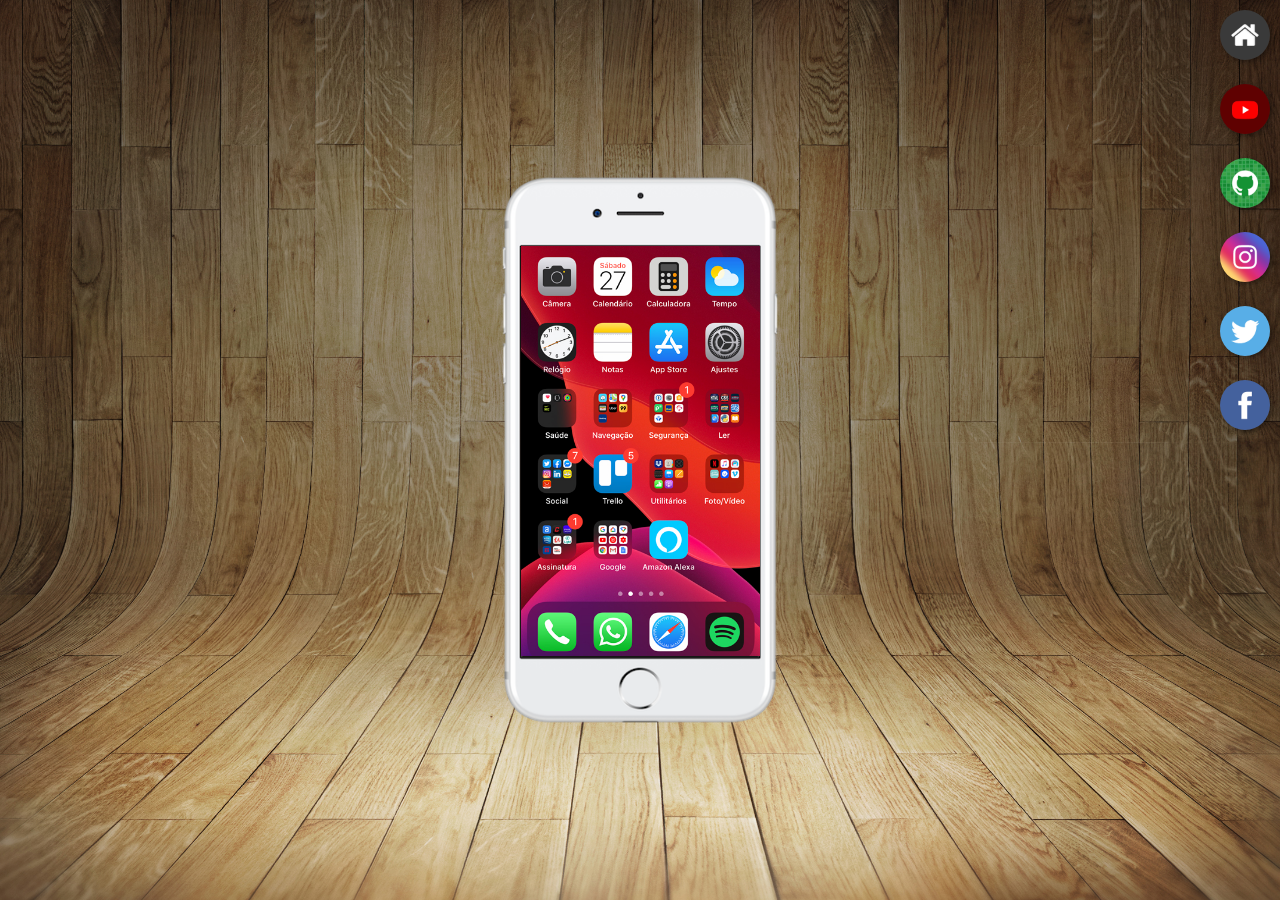
<file: index.html>
<!DOCTYPE html>
<html lang="pt-pt">
<head>
    <meta charset="UTF-8">
    <meta name="viewport" content="width=device-width, initial-scale=1.0">
    <link rel="shortcut icon" href="favicon.ico" type="image/x-icon">
    <title>Projeto redes sociais</title>
    <link rel="stylesheet" href="estilo/style.css">
</head>
<body>
    <main>
        <section id="telefone">
            <iframe src="home.html" frameborder="0" id="tela" name="tela"></iframe>
        </section>
        <section id="redes-sociais">
            <a href="home.html" target="tela"><img src="imagens/logo-home.jpg" alt="home"></a><br>
            <a href="youtube.html" target="tela"><img src="imagens/logo-youtube.jpg" alt="Youtube"></a><br>
            <a href="github.html" target="tela"><img src="imagens/logo-github.jpg" alt="github"></a><br>
            <a href="instagram.html" target="tela"><img src="imagens/logo-instagram.jpg" alt="instagram"></a><br>
            <a href="twitter.html" target="tela"><img src="imagens/logo-twitter.jpg" alt="twitter"></a><br>
            <a href="facebook.html" target="tela"><img src="imagens/logo-facebook.jpg" alt="facebook"></a>
        </section>
    </main>
</body>
</html>
</file>
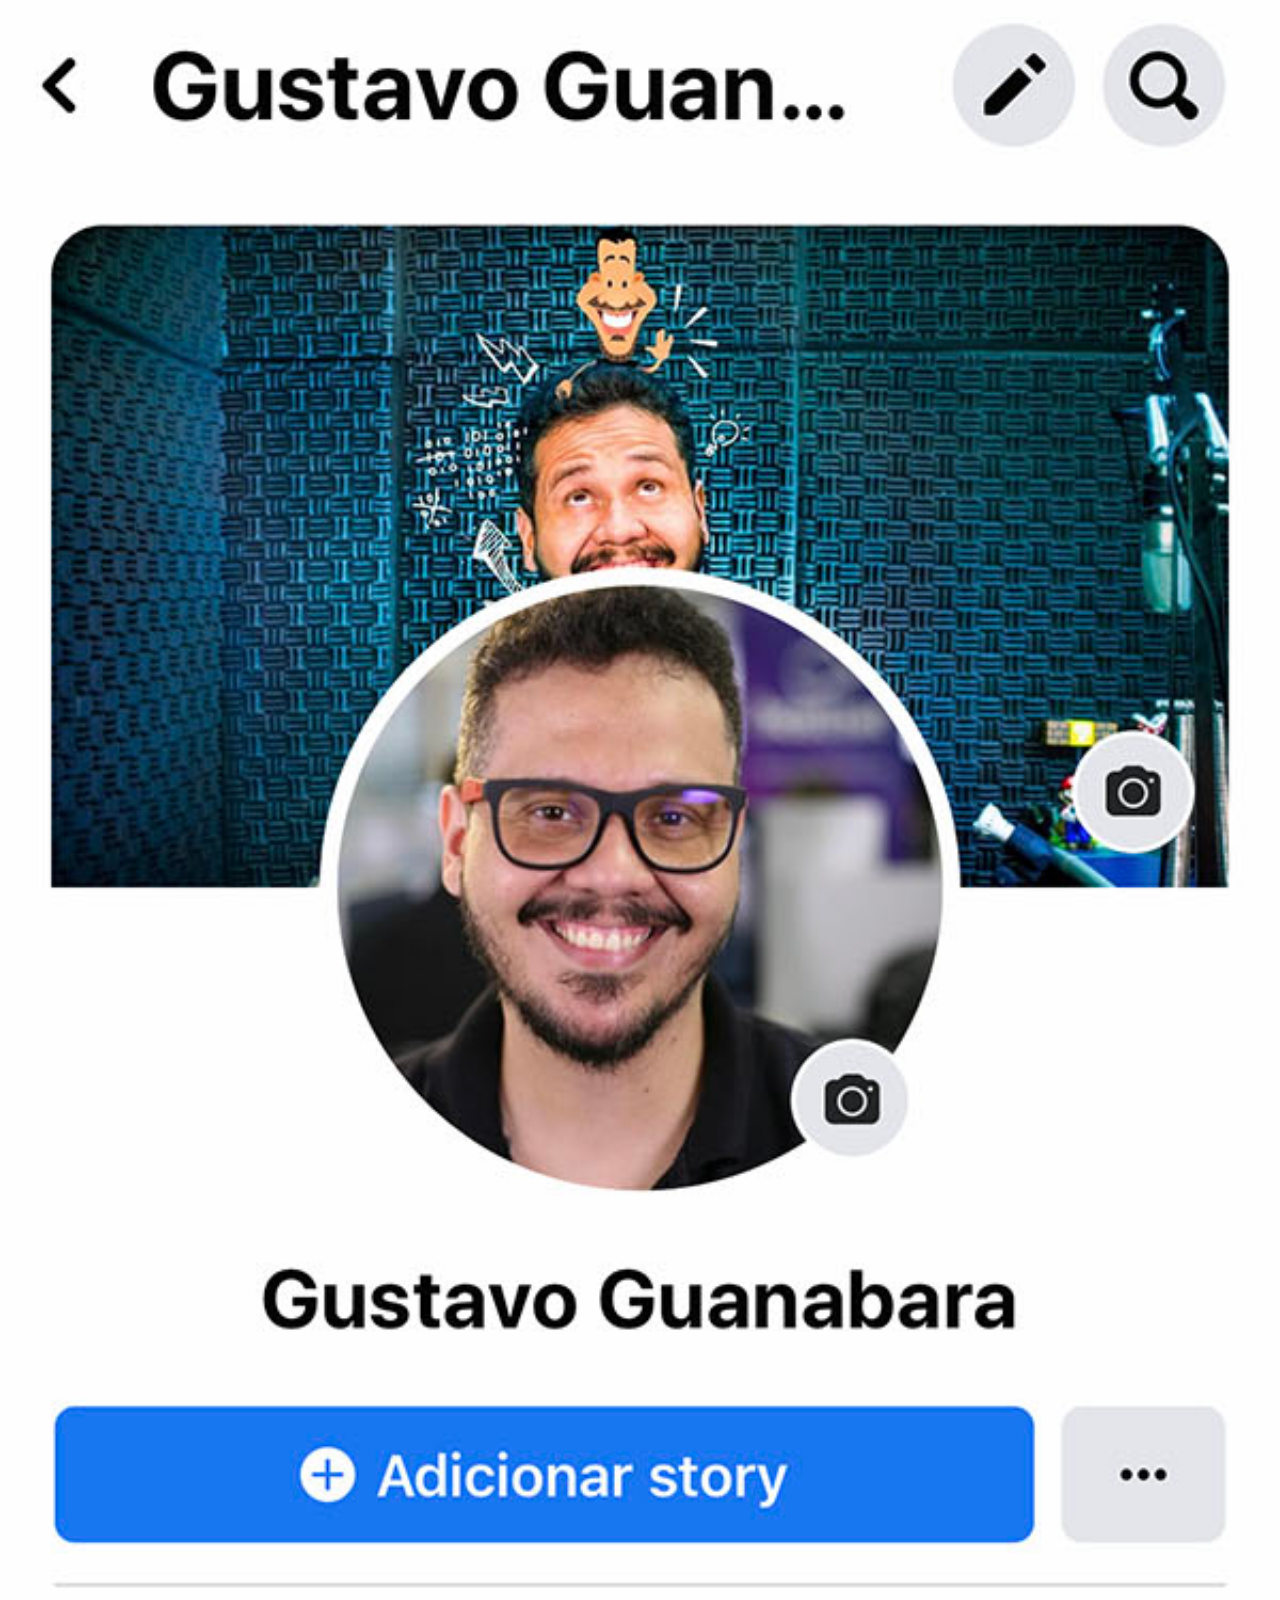
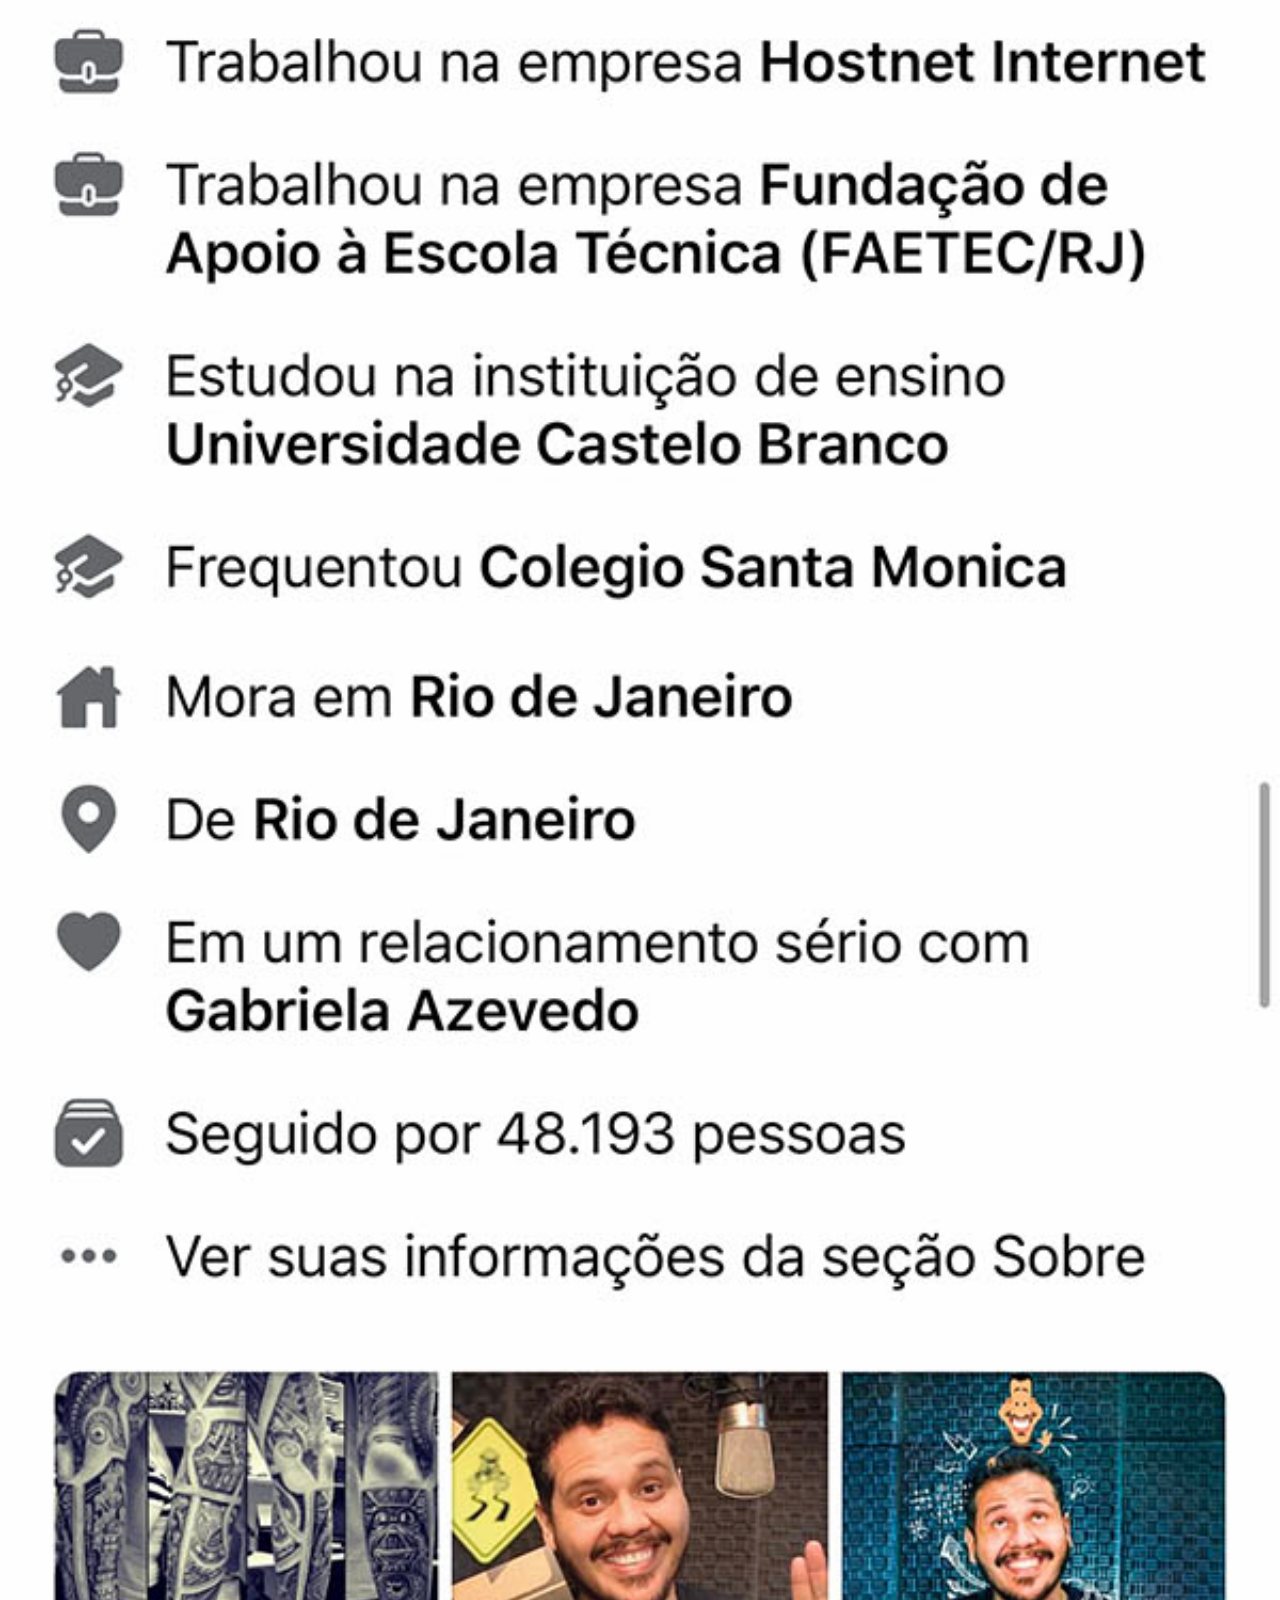
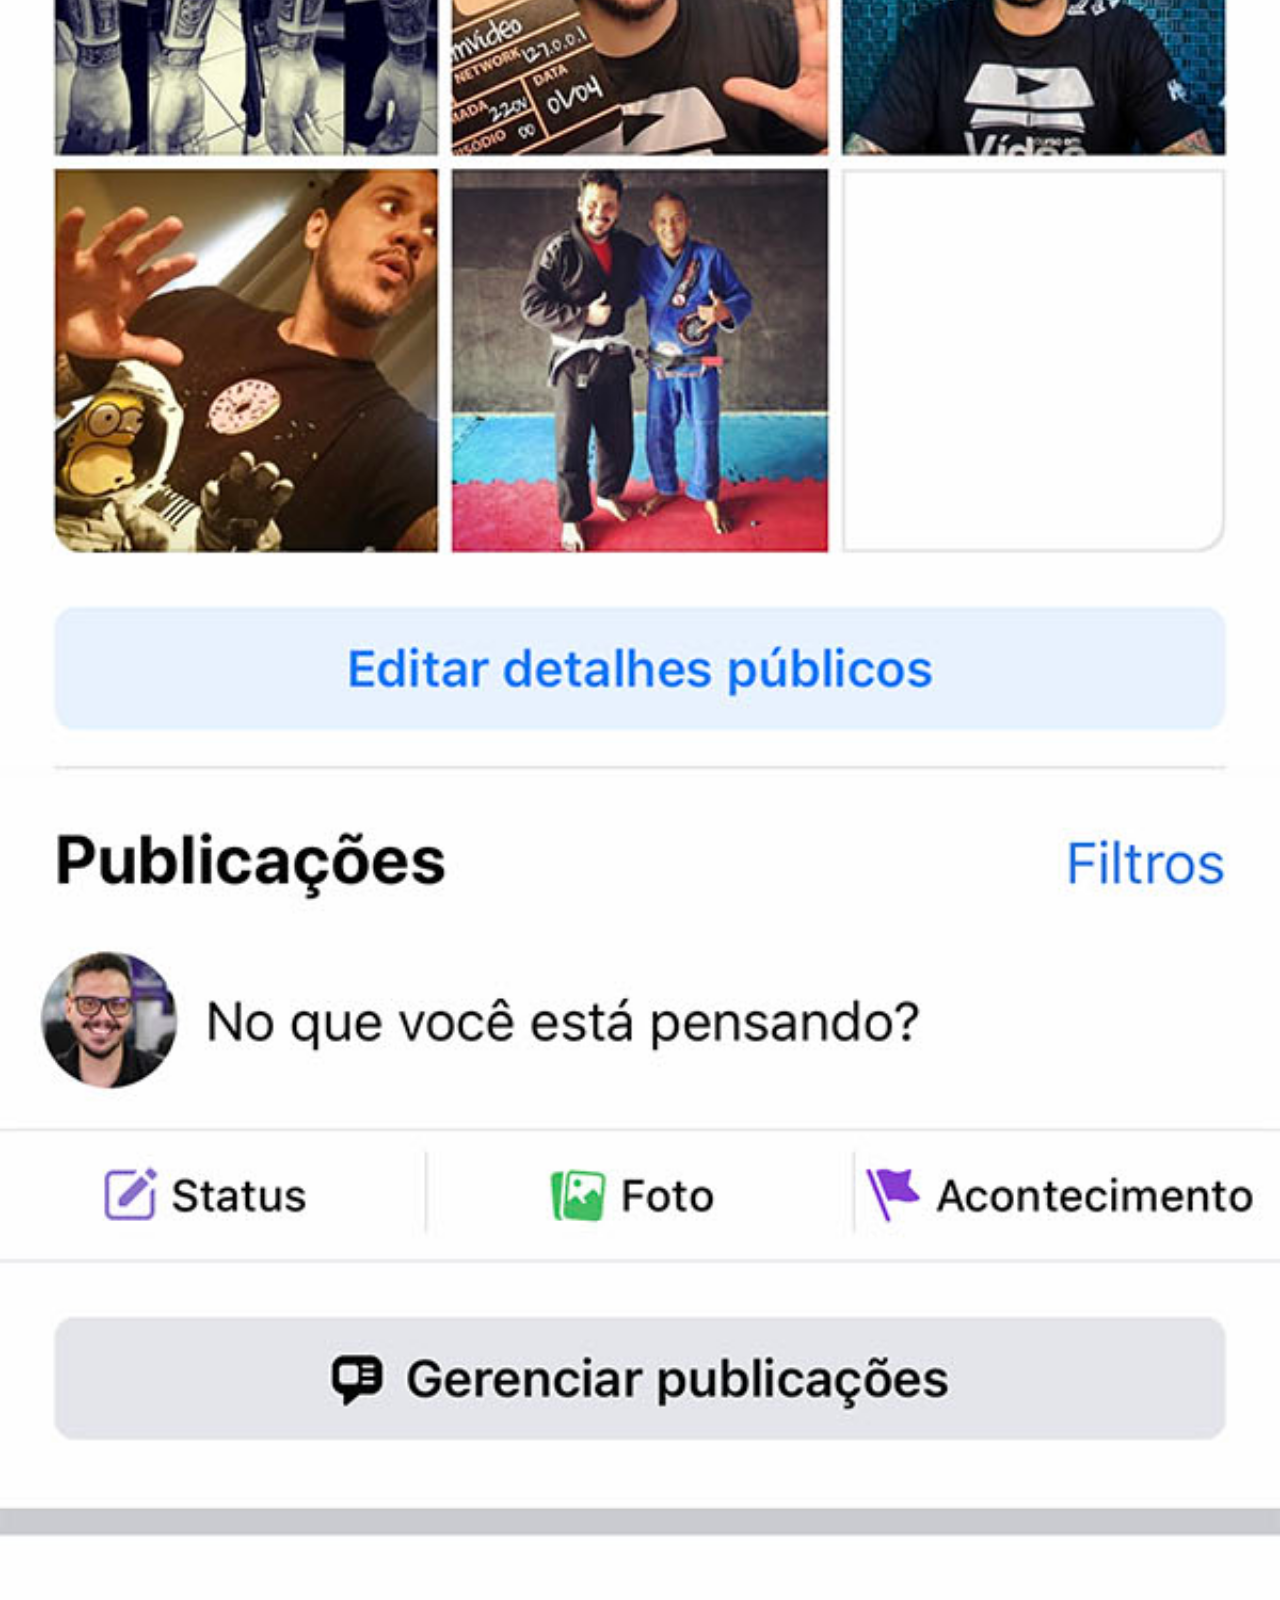
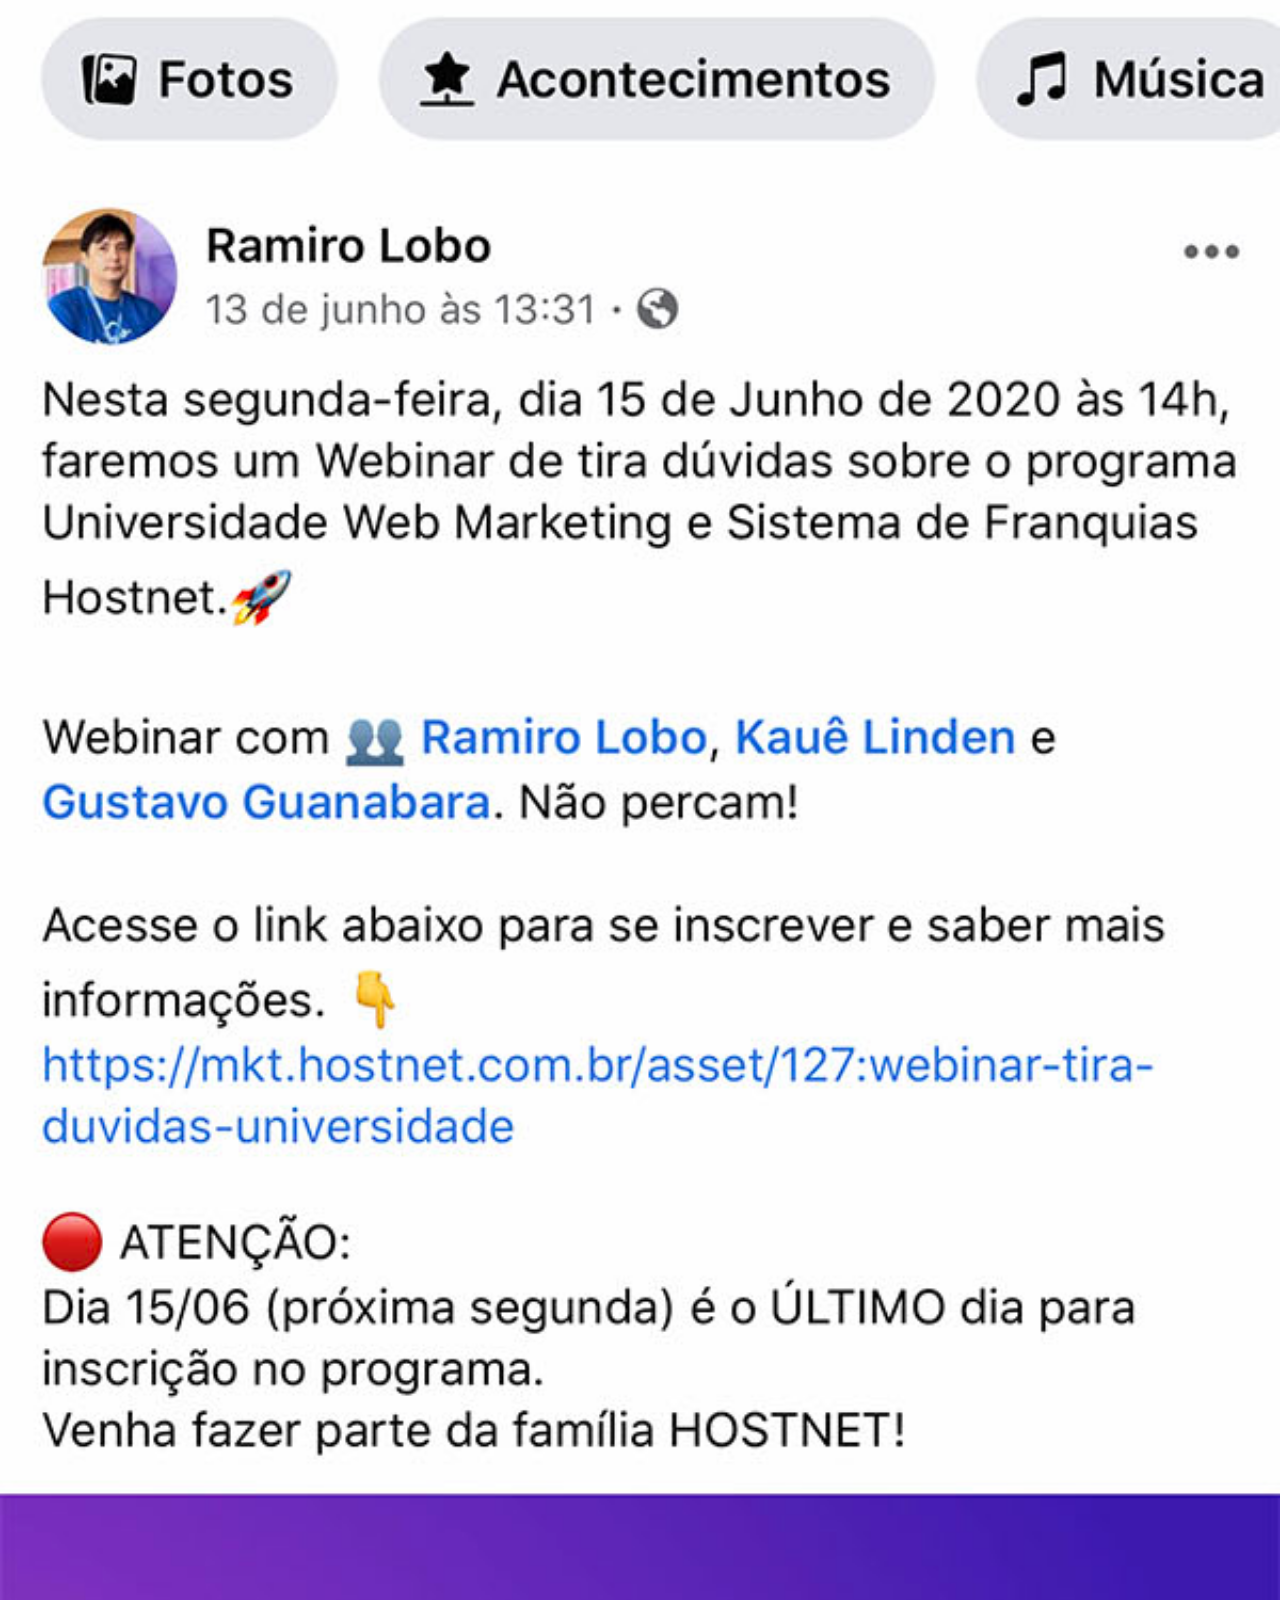
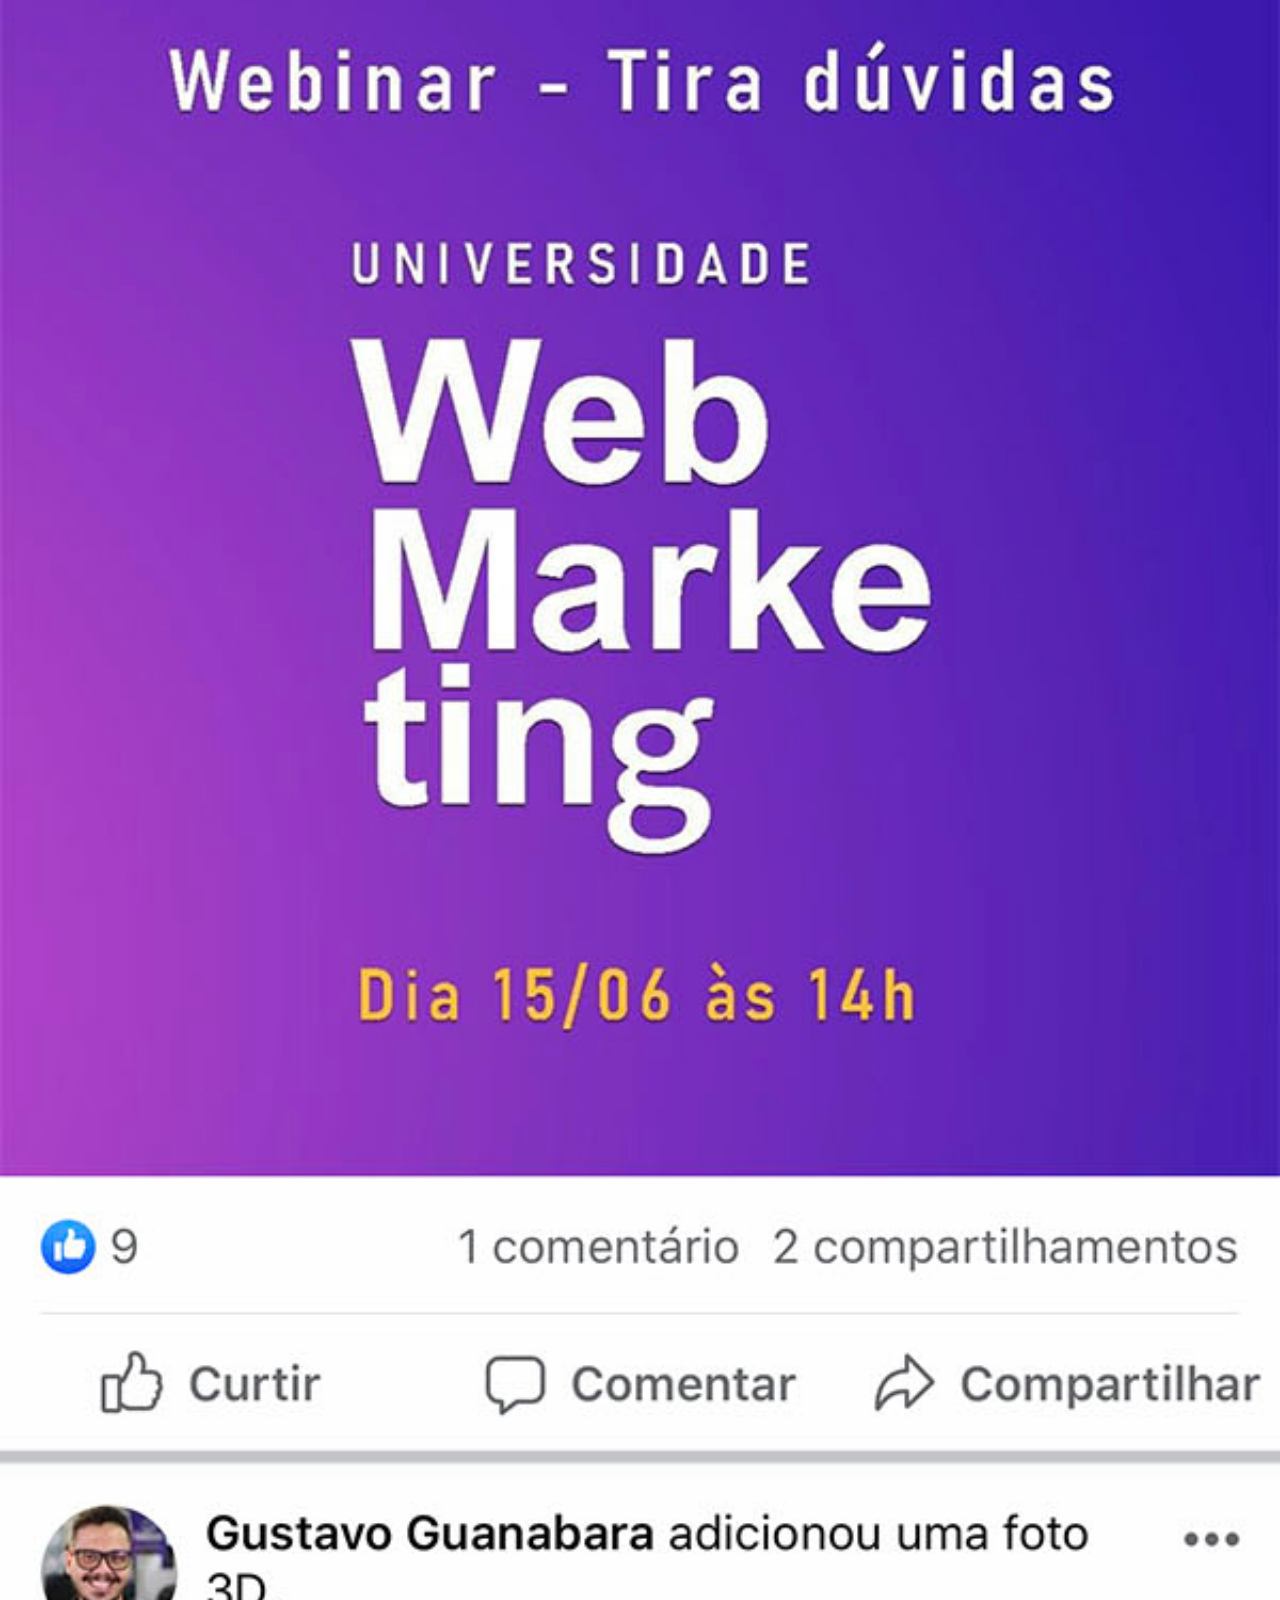
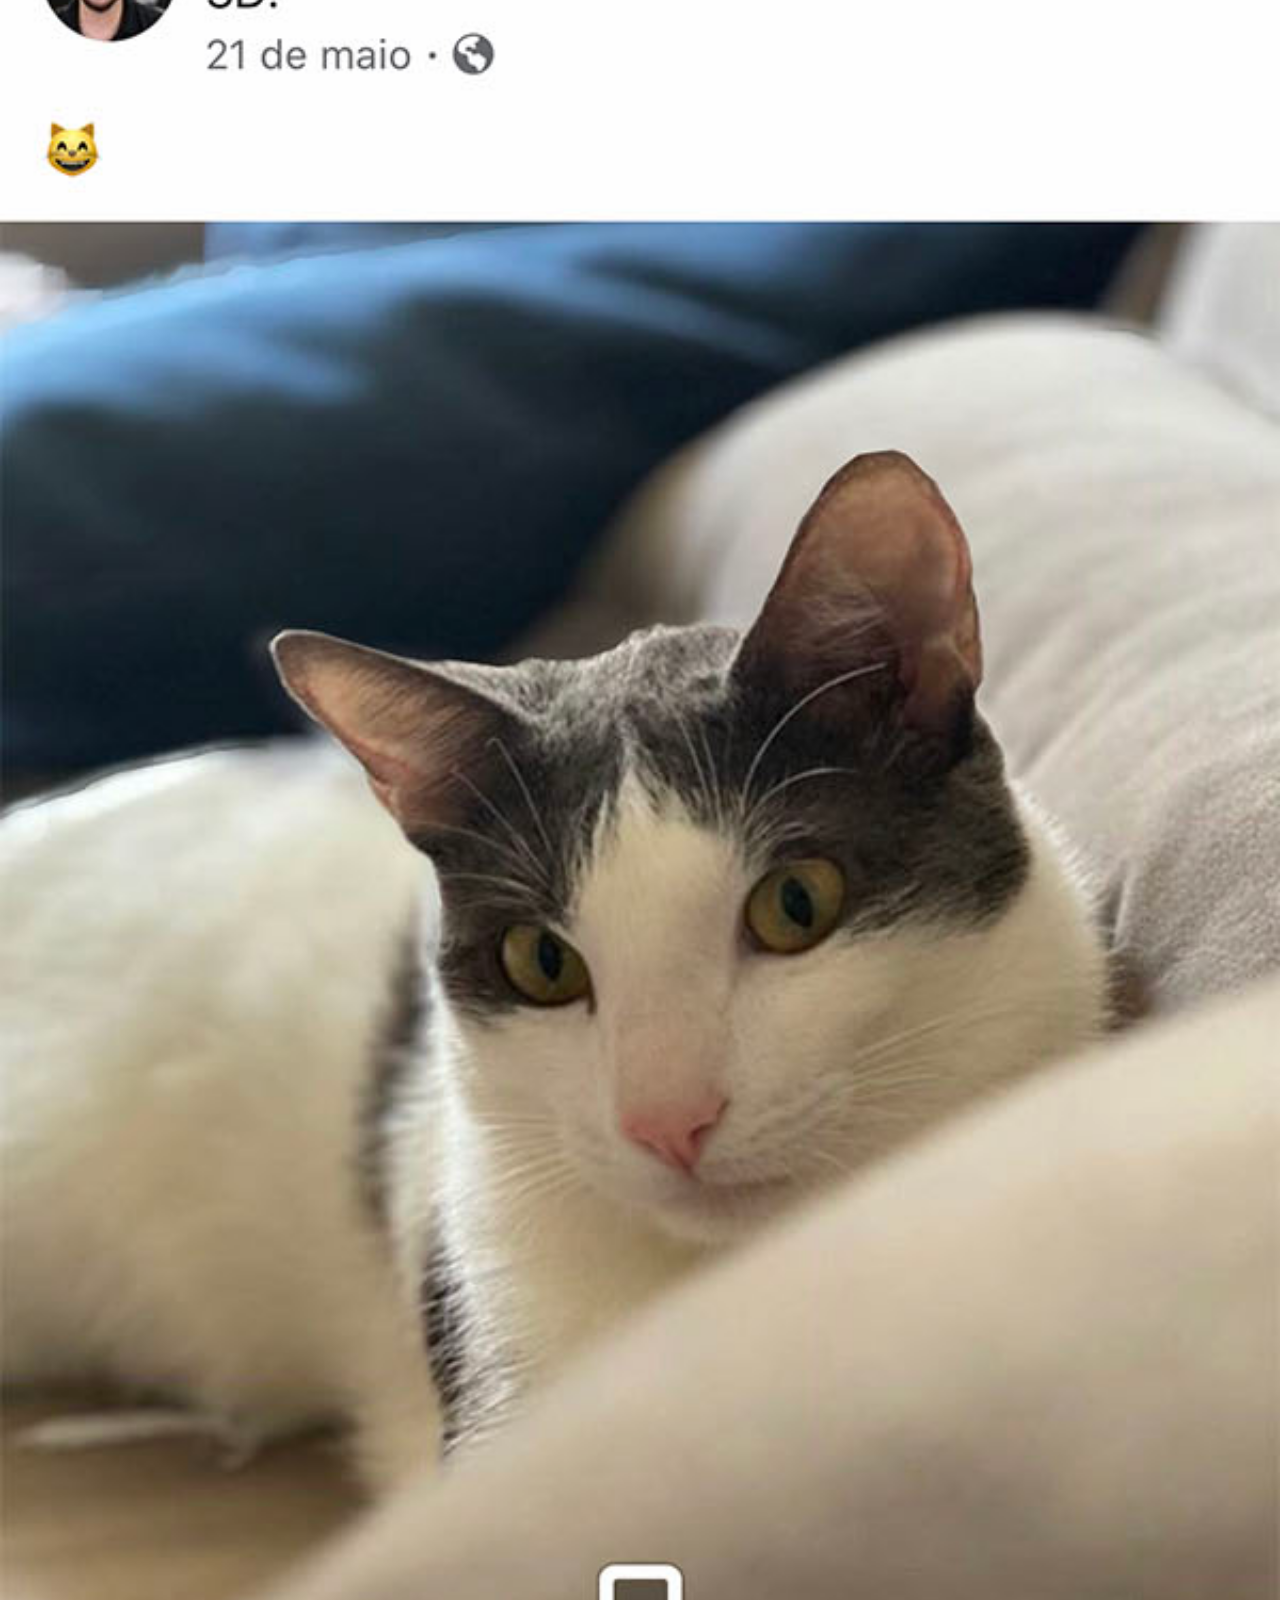
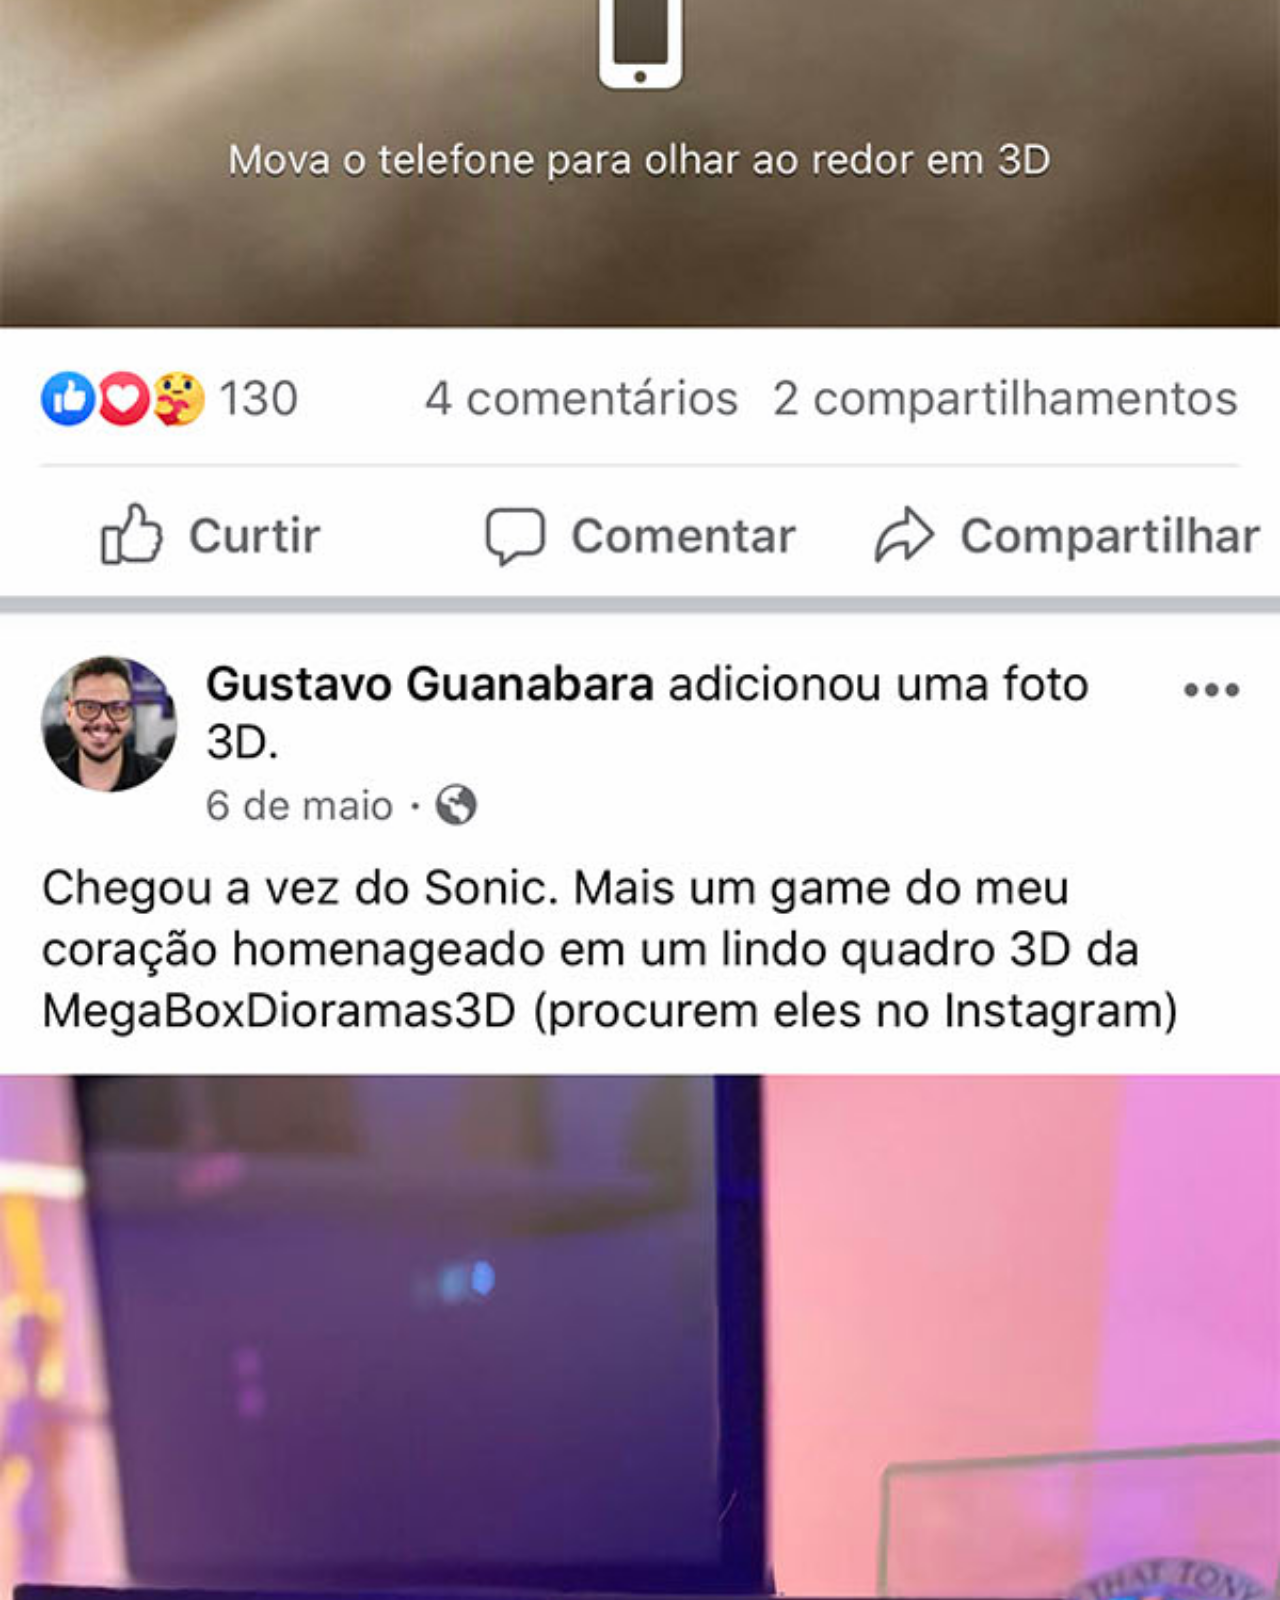
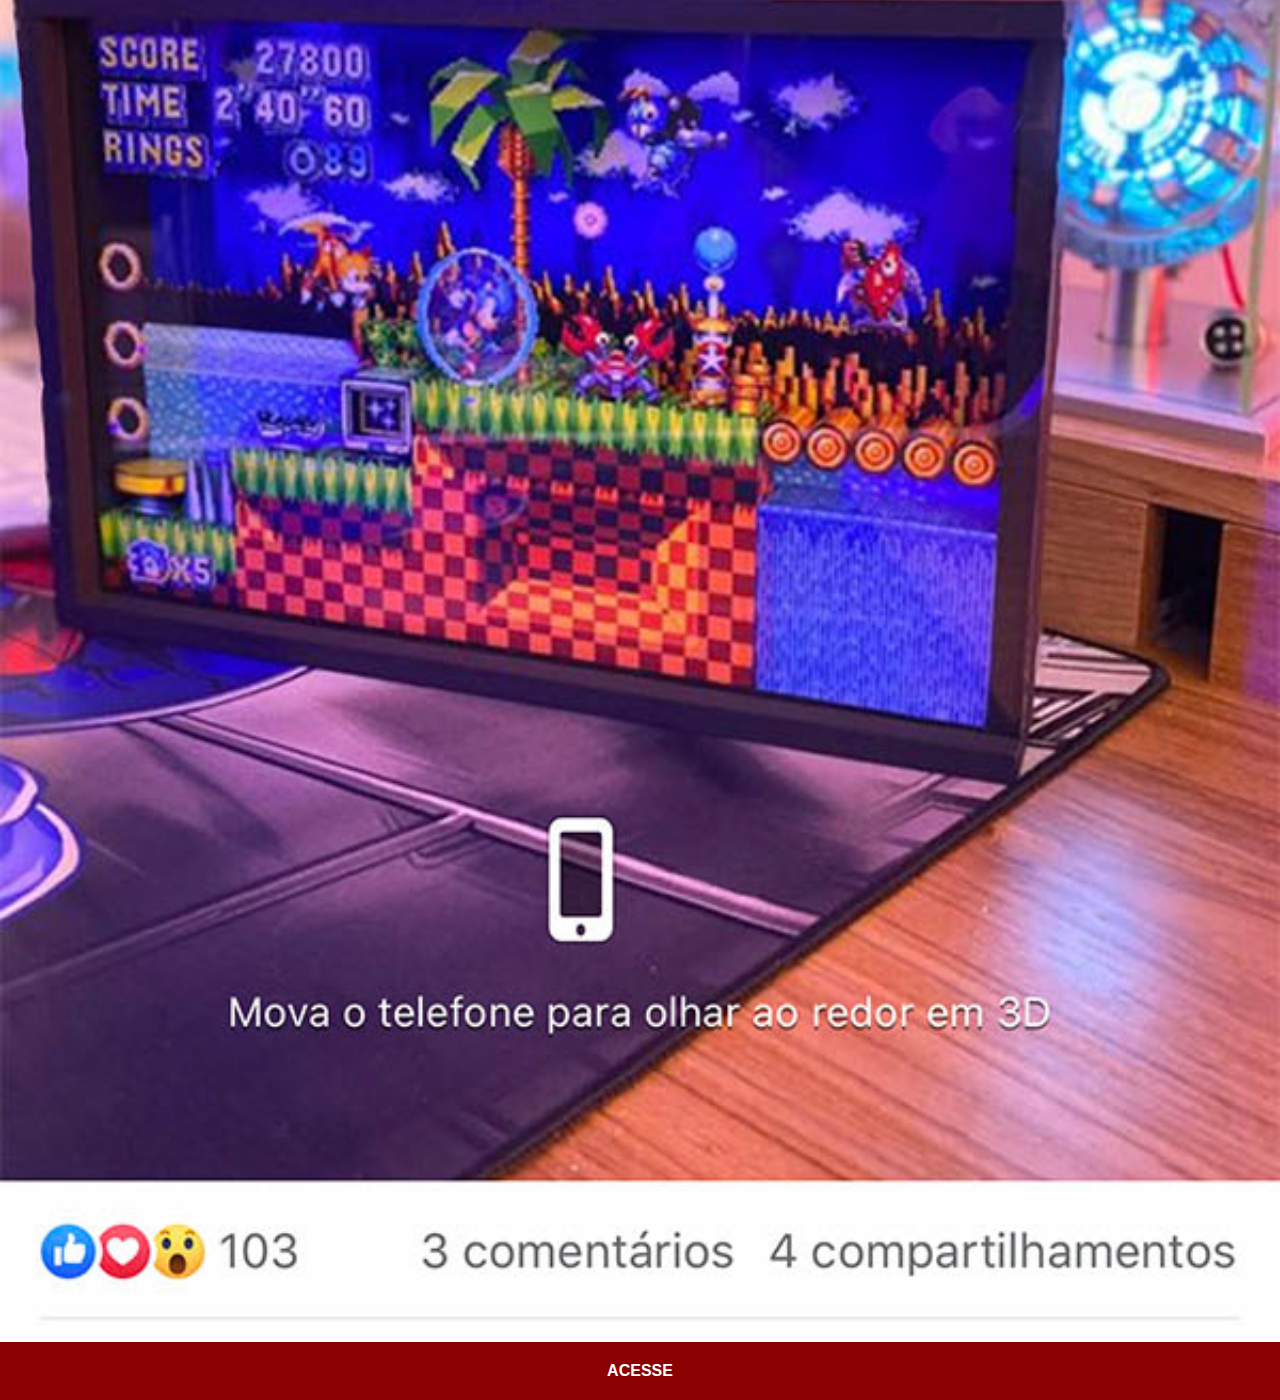
<file: facebook.html>
<!DOCTYPE html>
<html lang="pt-pt">
<head>
    <meta charset="UTF-8">
    <meta name="viewport" content="width=device-width, initial-scale=1.0">
    <title>Facebook</title>
    <link rel="stylesheet" href="estilo/social.css">
</head>
<body>
    <img src="imagens/tela-facebook.jpg" alt="Facebook">
    <a href="#" target="_blank">ACESSE</a>
</body>
</html>
</file>
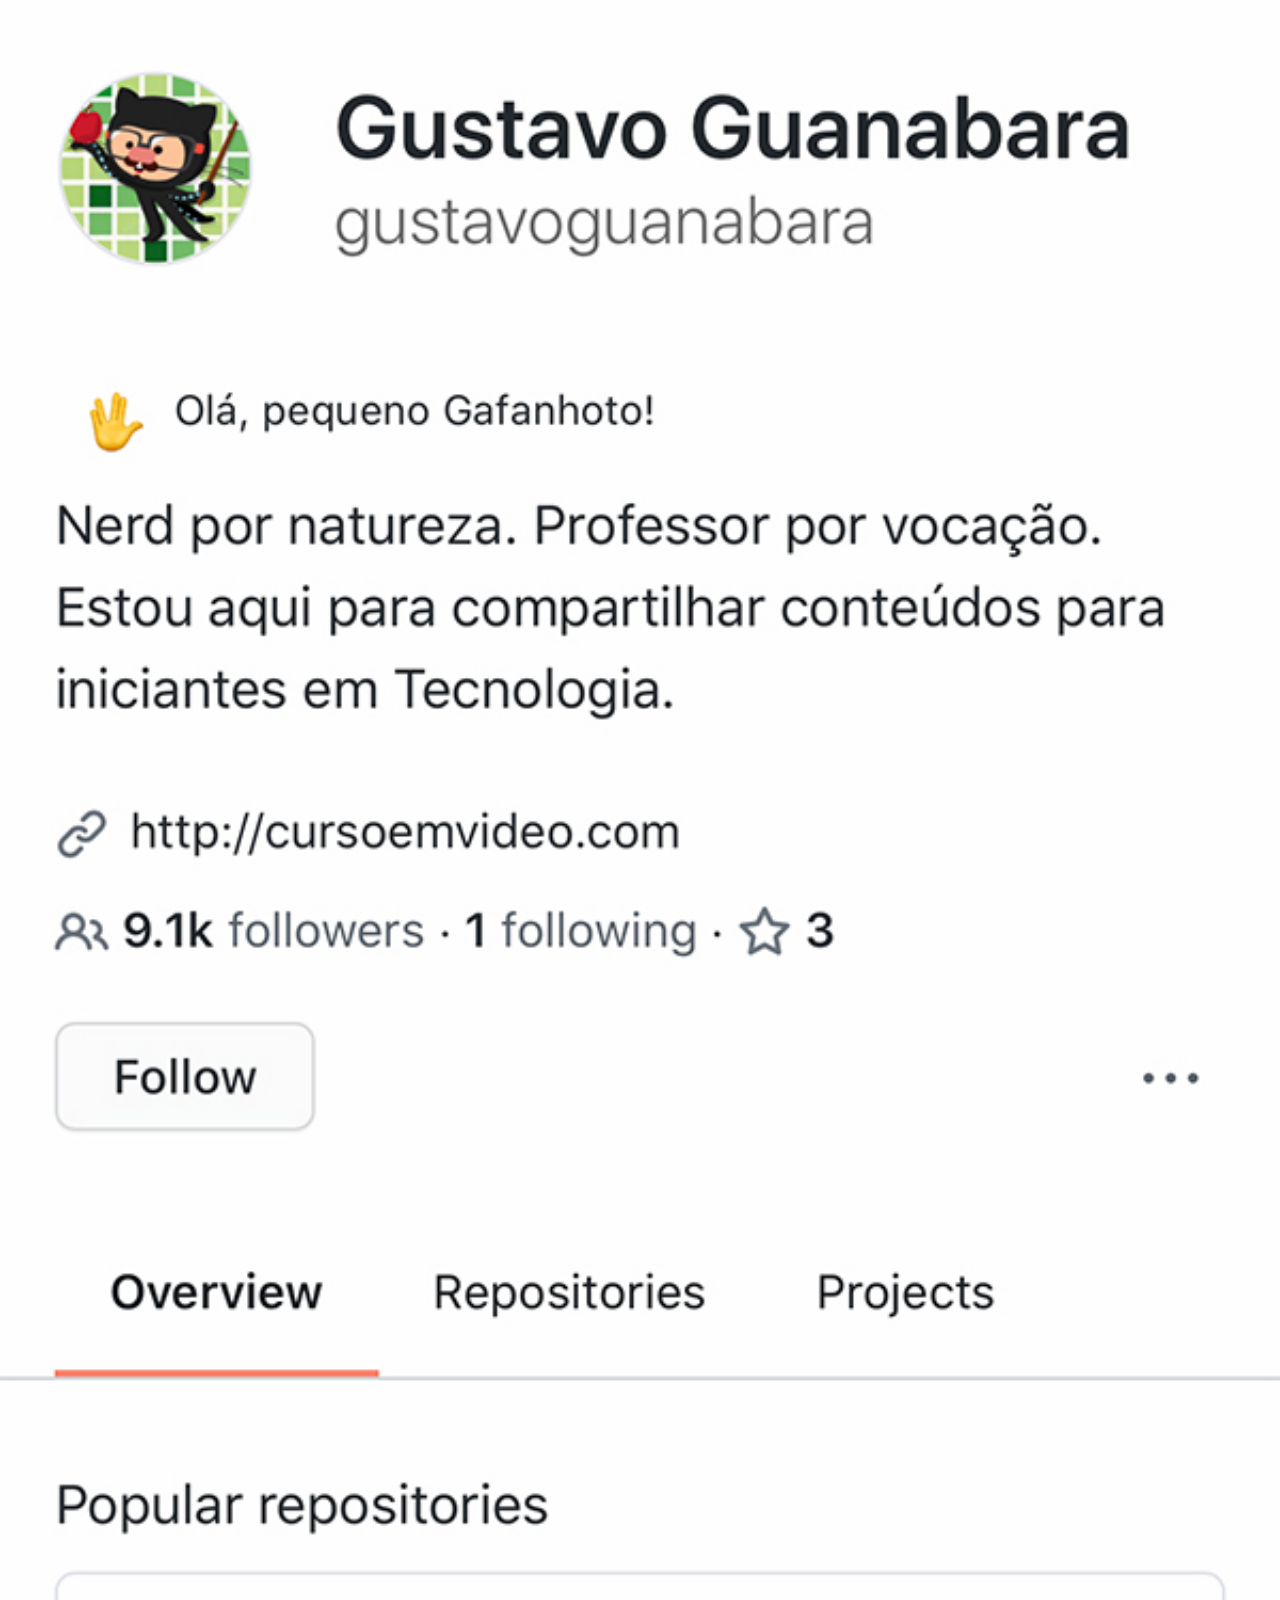
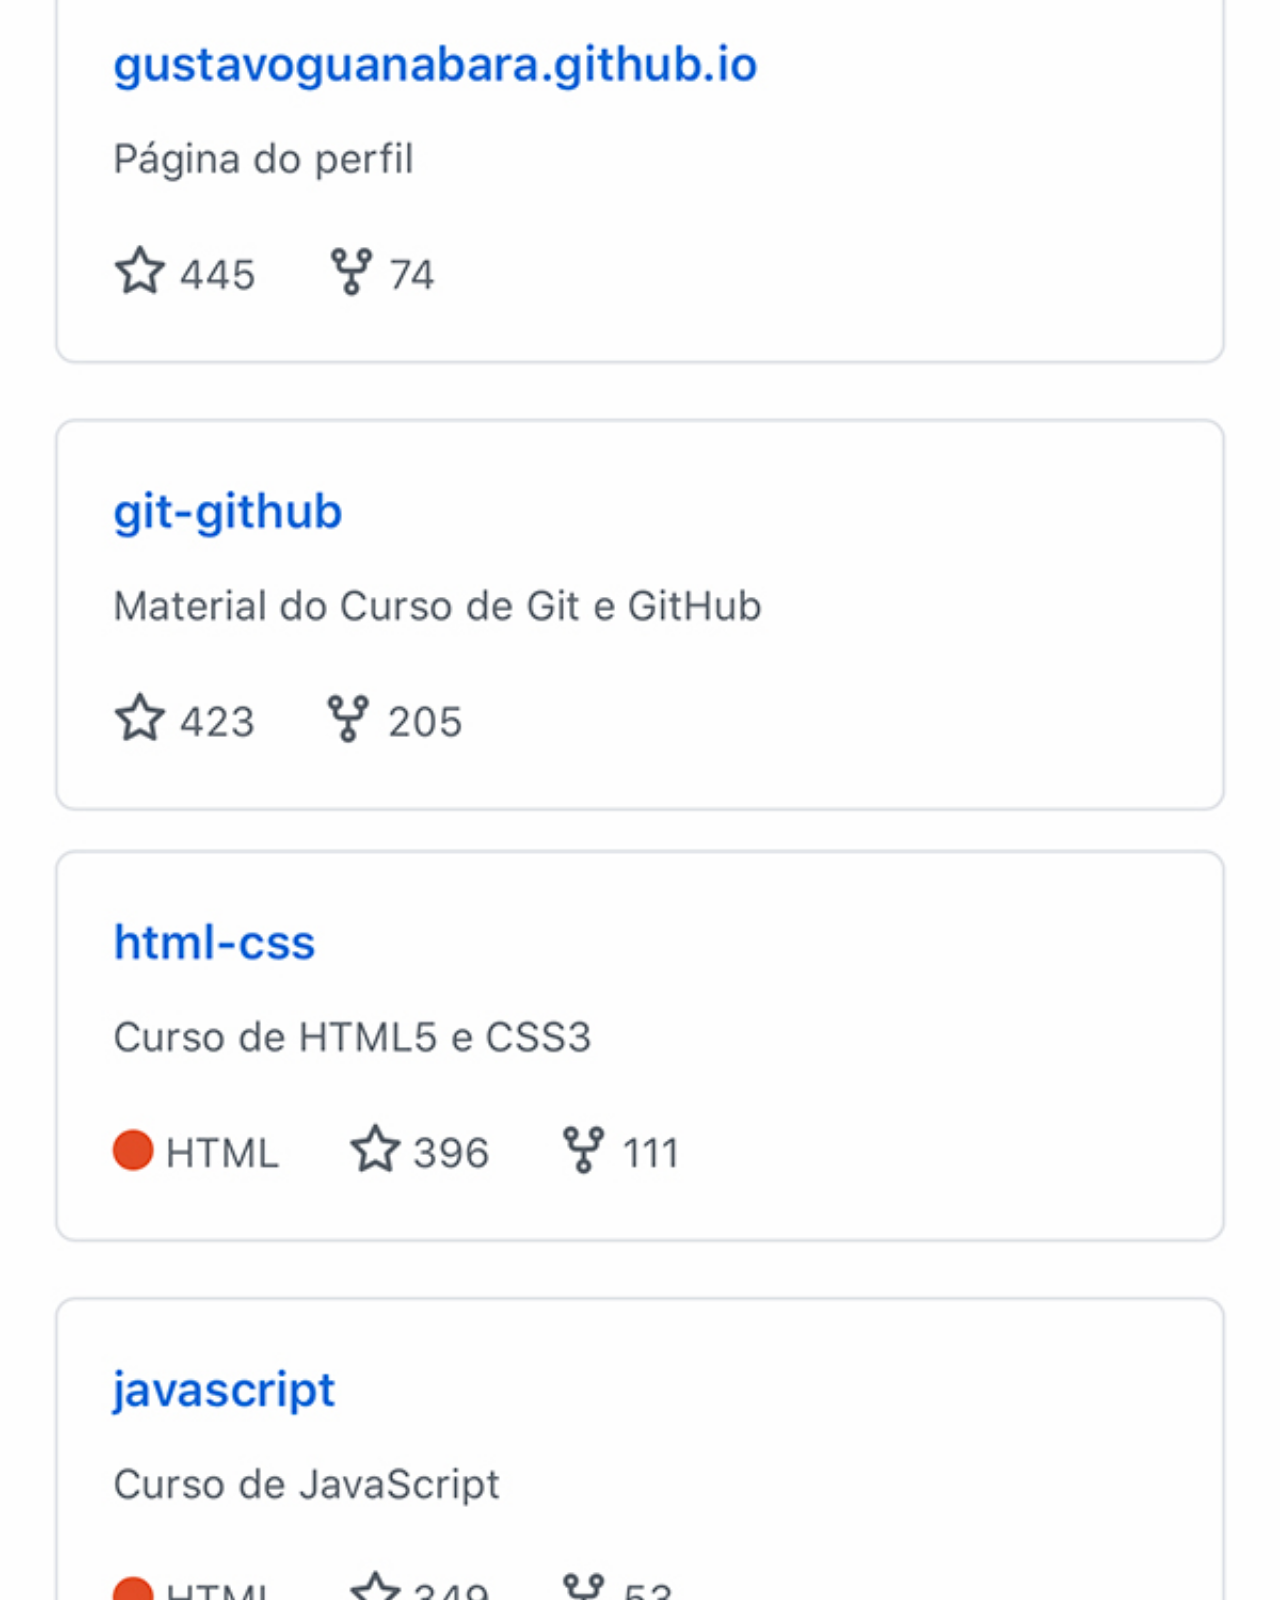
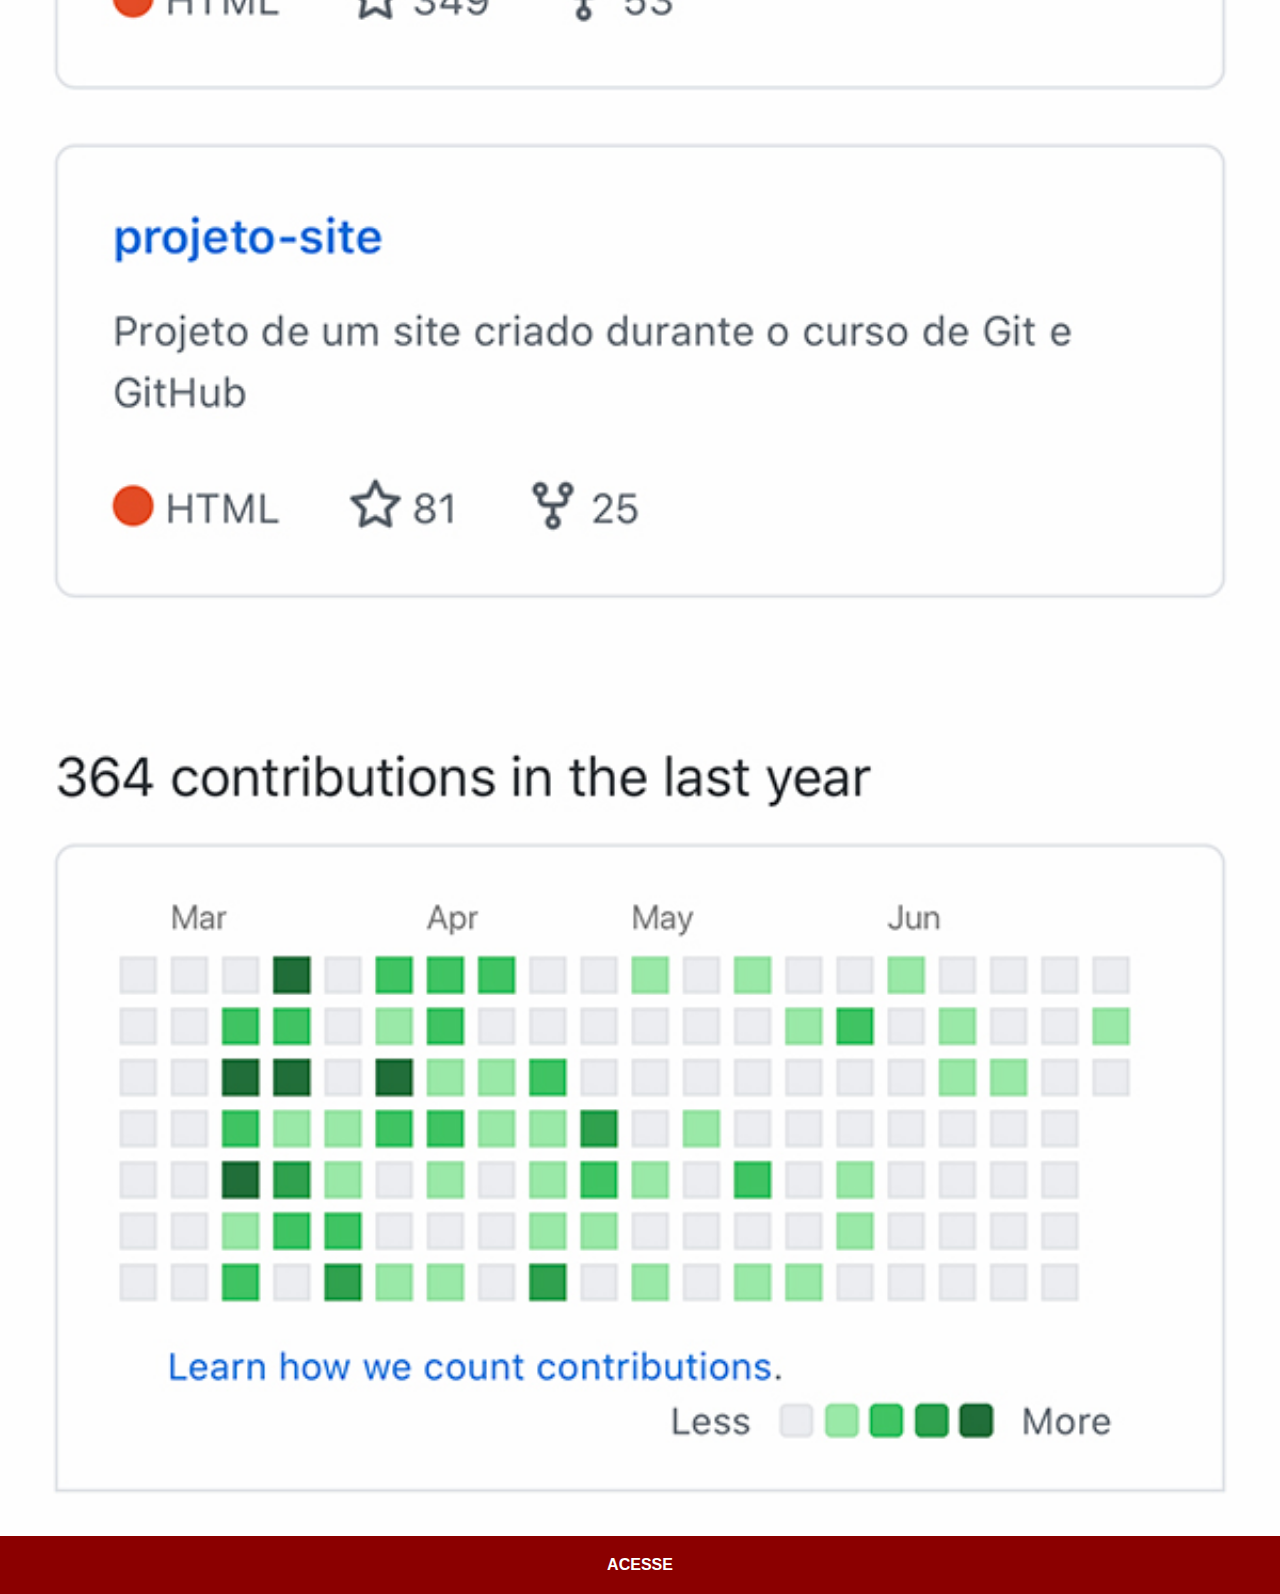
<file: github.html>
<!DOCTYPE html>
<html lang="pt-pt">
<head>
    <meta charset="UTF-8">
    <meta name="viewport" content="width=device-width, initial-scale=1.0">
    <title>Git hub</title>
    <link rel="stylesheet" href="estilo/social.css">
</head>
<body>
    <img src="imagens/tela-github.jpg" alt="tela-github">
    <a href="#">ACESSE</a>
</body>
</html>
</file>
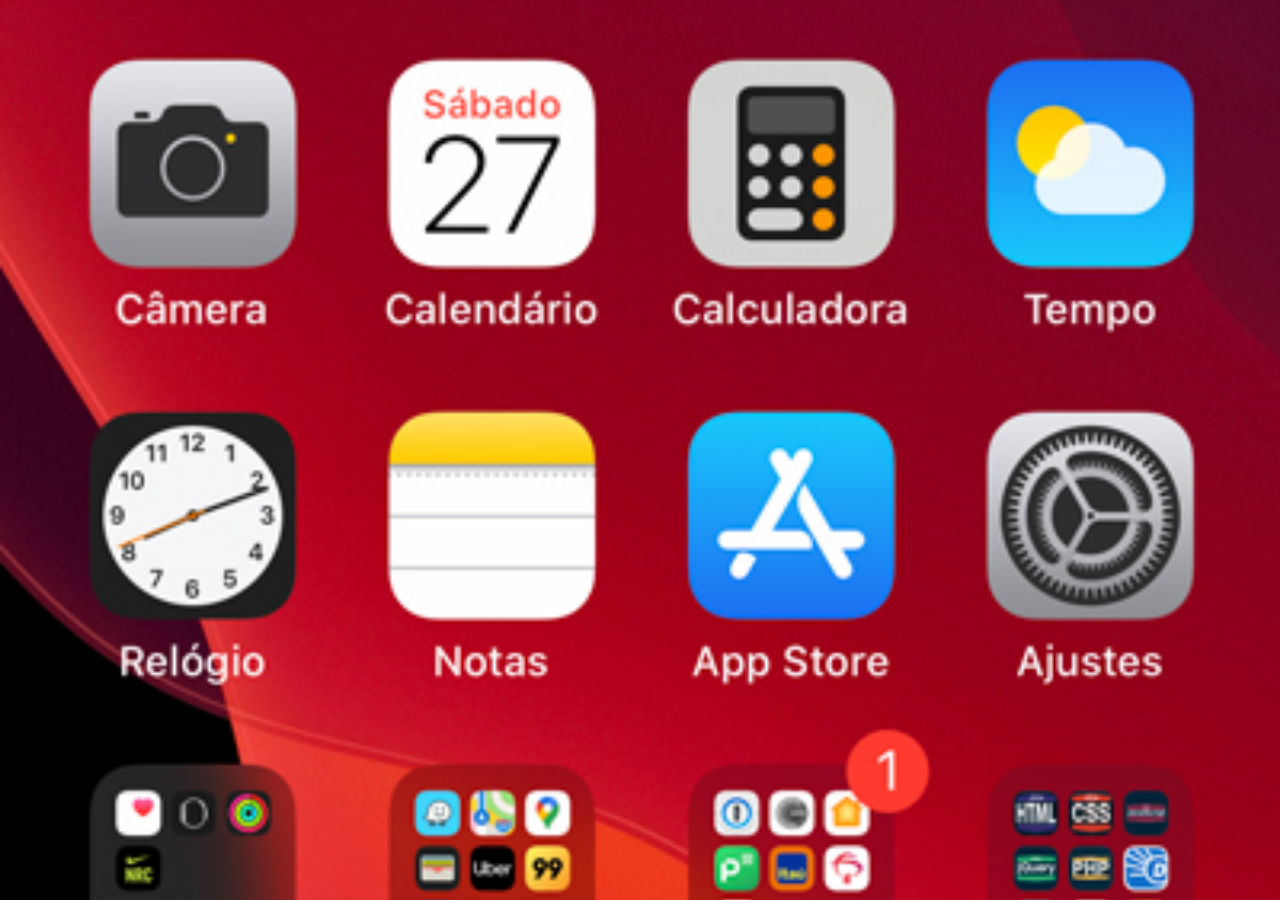
<file: home.html>
<!DOCTYPE html>
<html lang="pt-pt">
<head>
    <meta charset="UTF-8">
    <meta name="viewport" content="width=device-width, initial-scale=1.0">
    <title>home</title>
    <style>
        * {
    margin: 0px;
    padding: 0px;
    font-family: Arial, Helvetica, sans-serif;
    }

    html, body {
        height: 100vh;
        width: 100vw;
        background: black url('imagens/tela-home.jpg') top center no-repeat;
        background-size: cover;
    }
    </style>
</head>
<body>
    
</body>
</html>
</file>
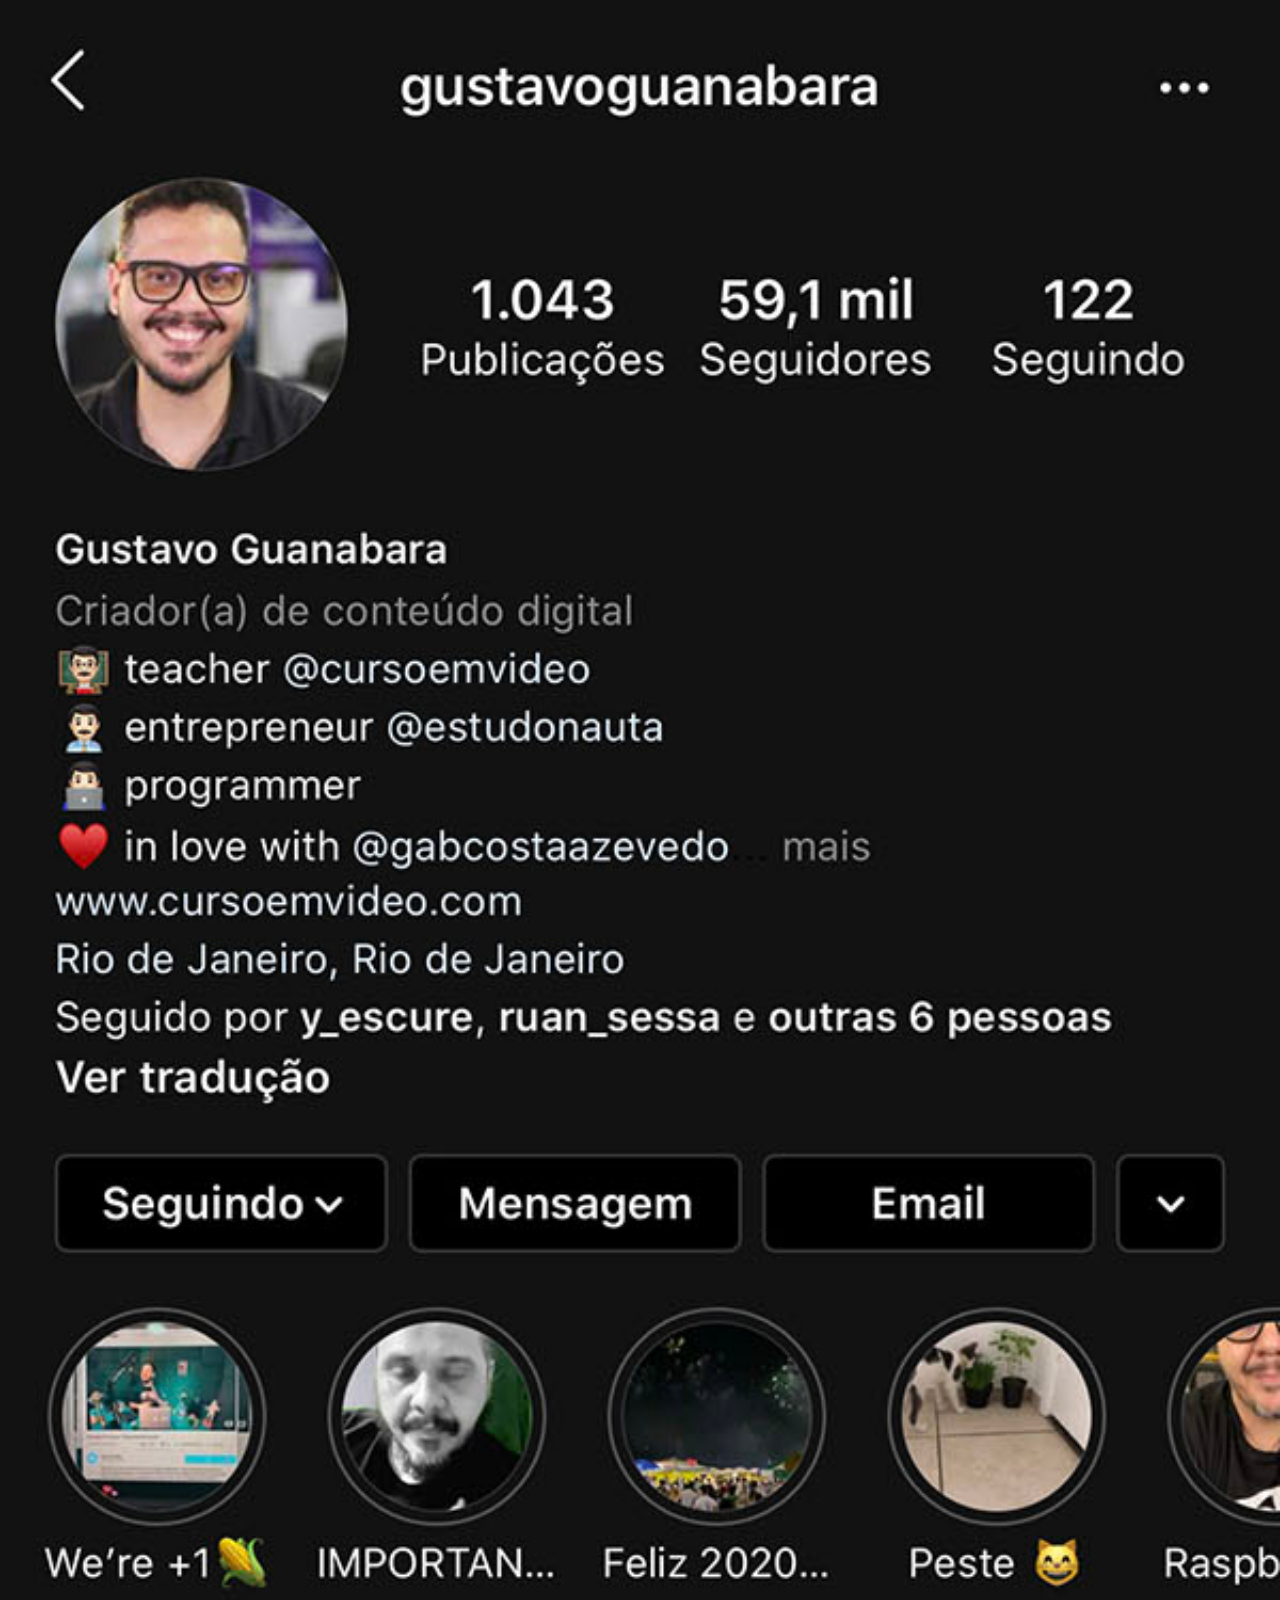
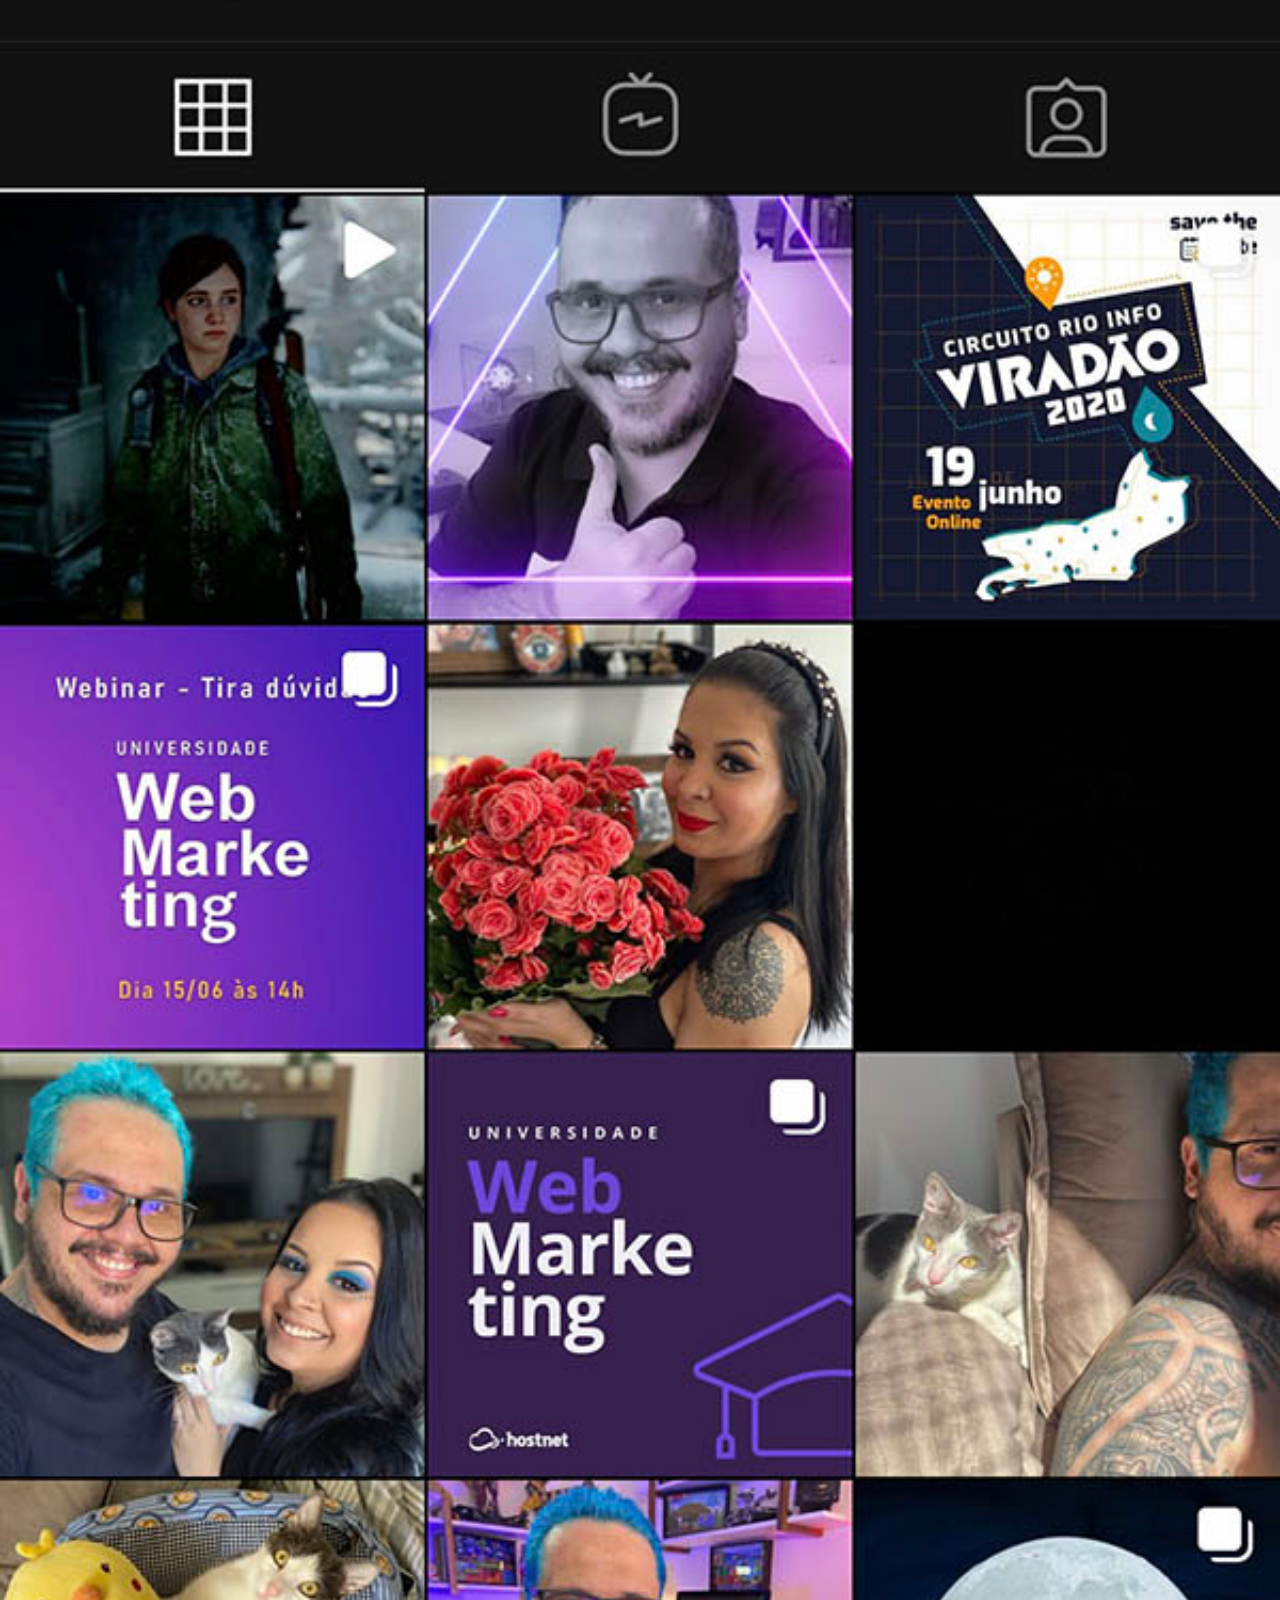
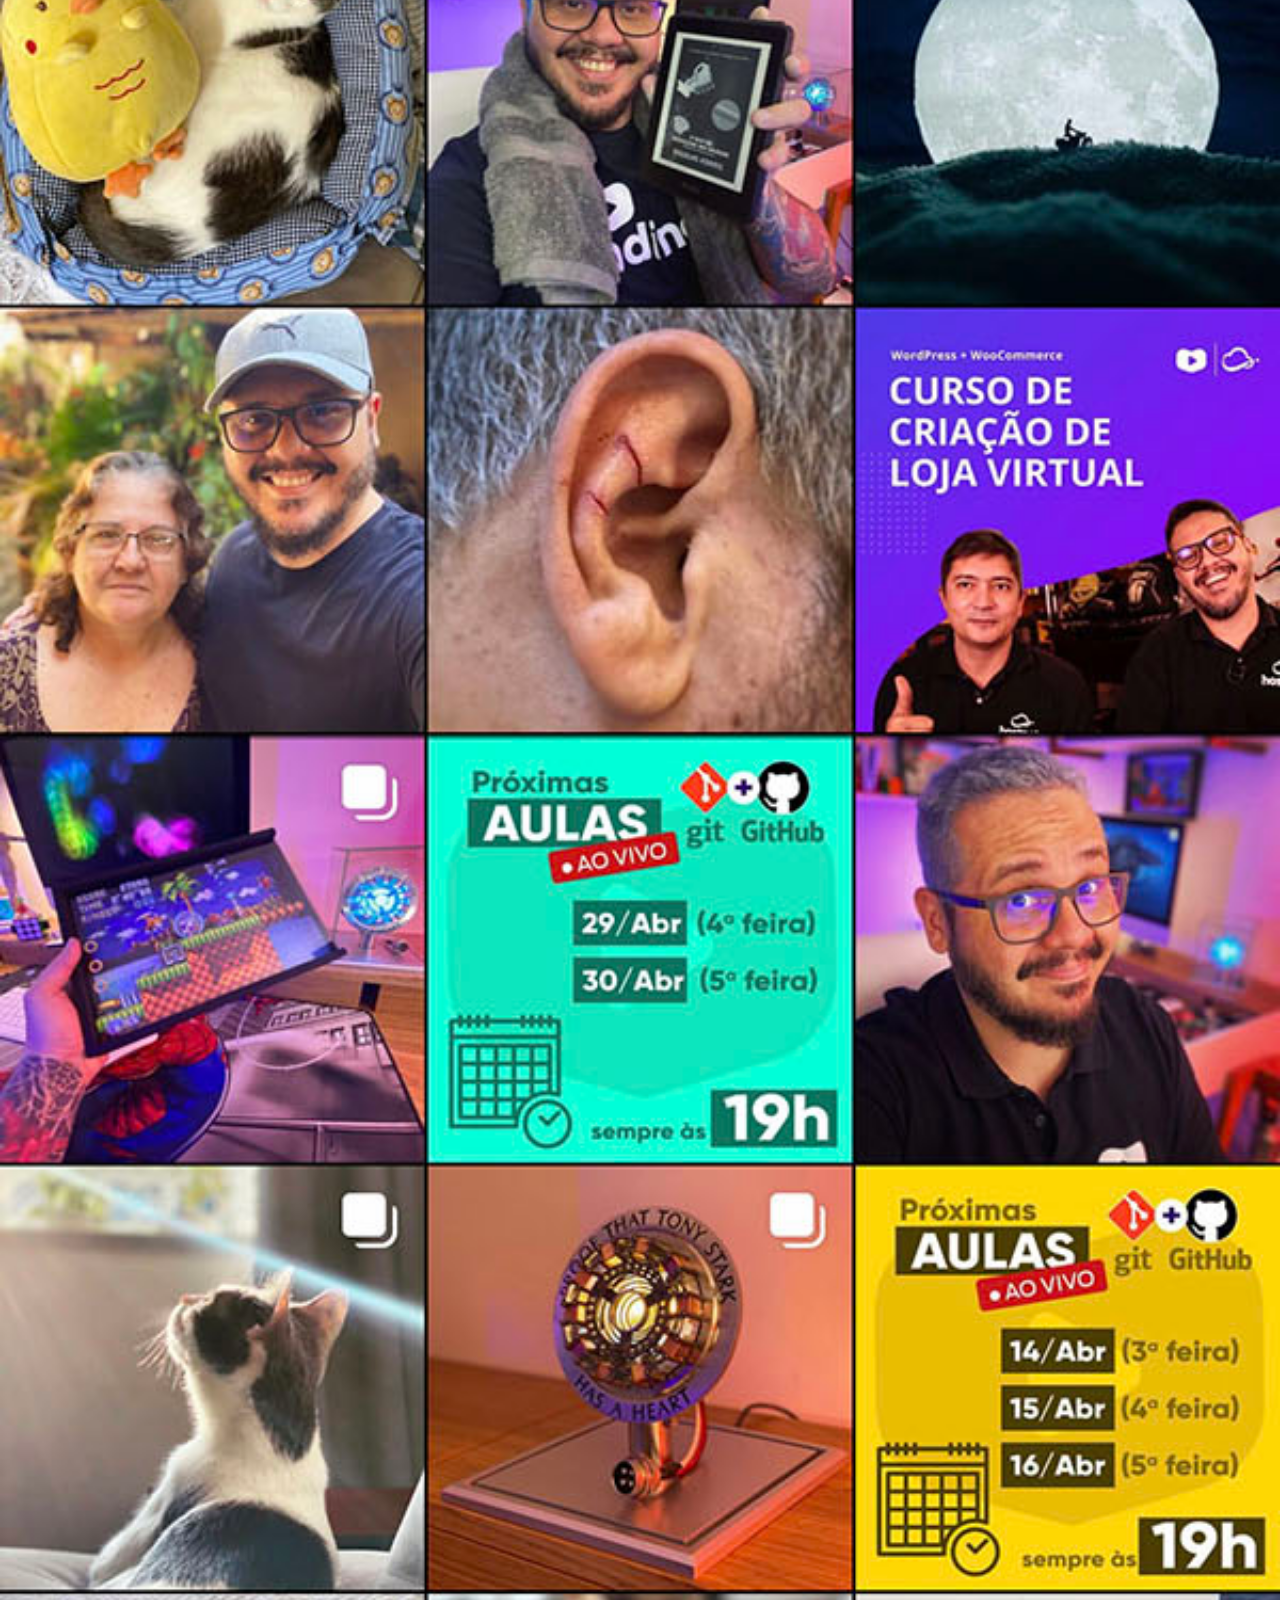
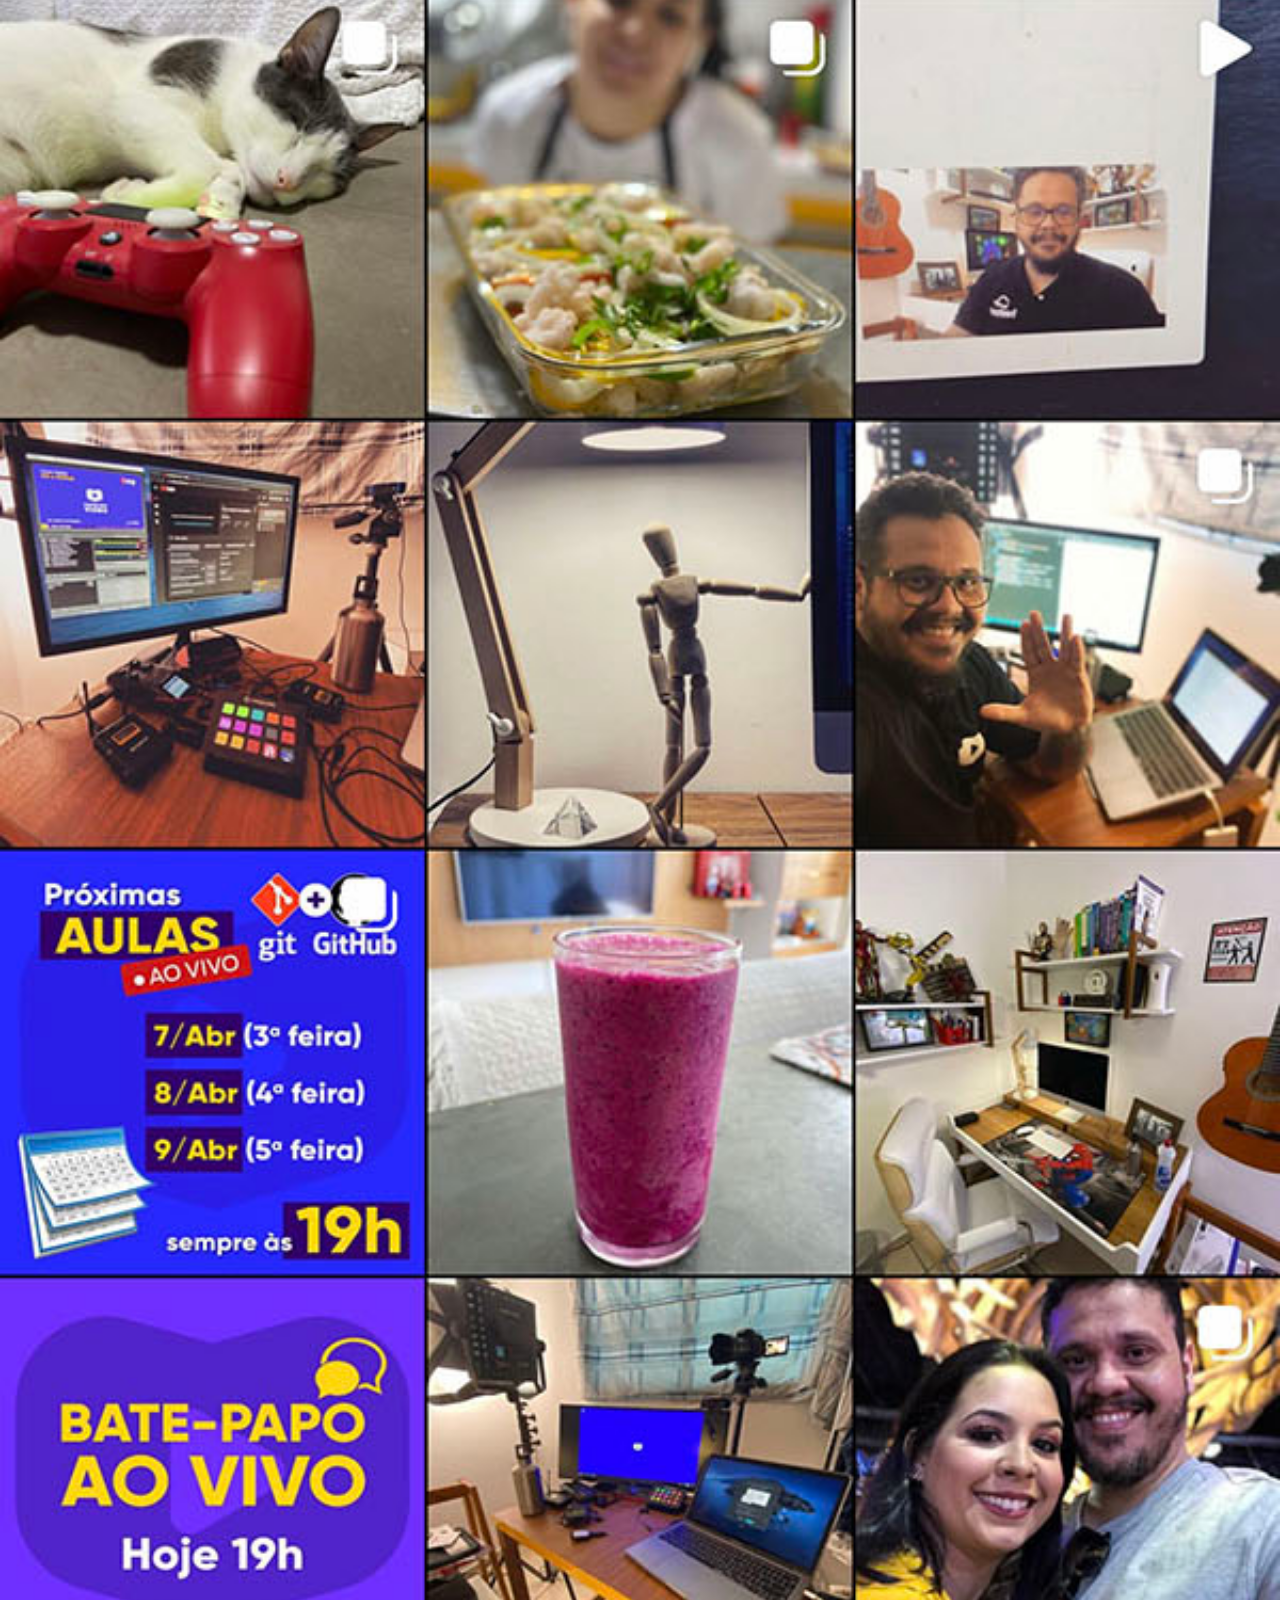
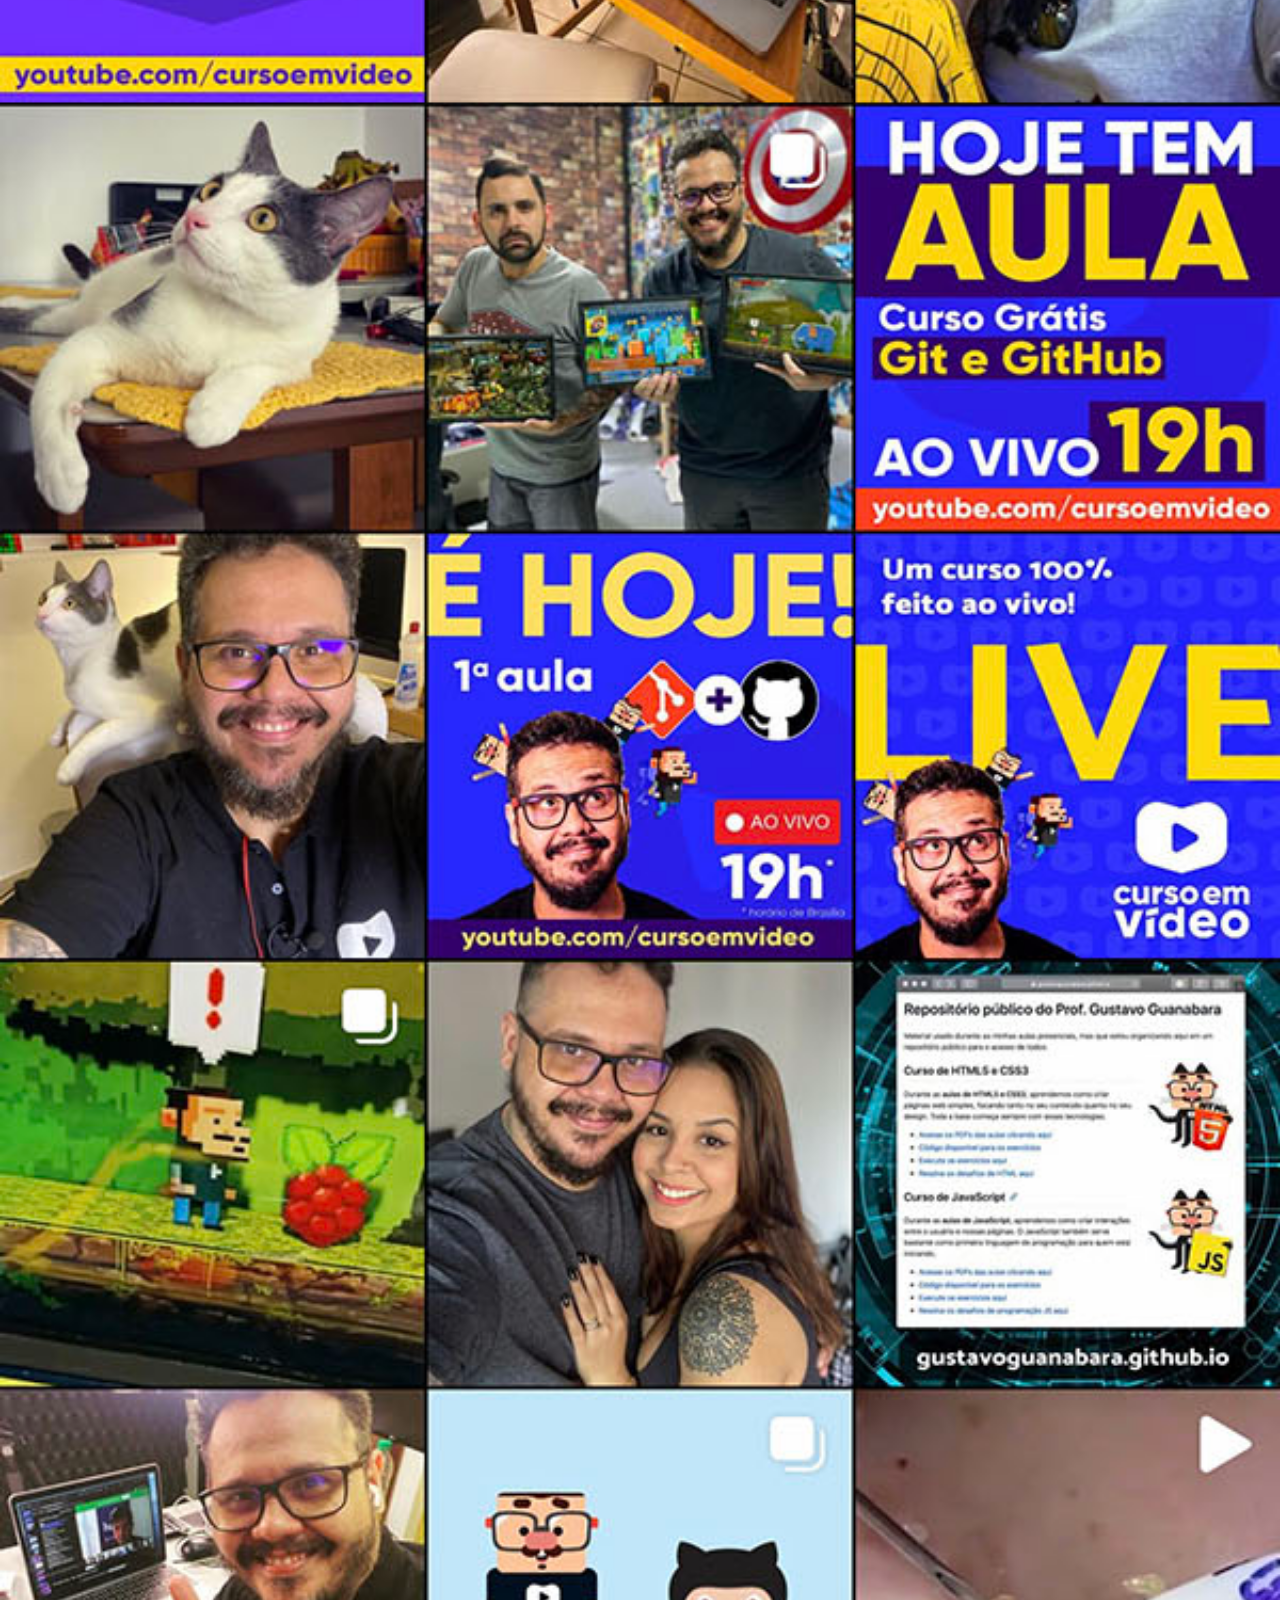
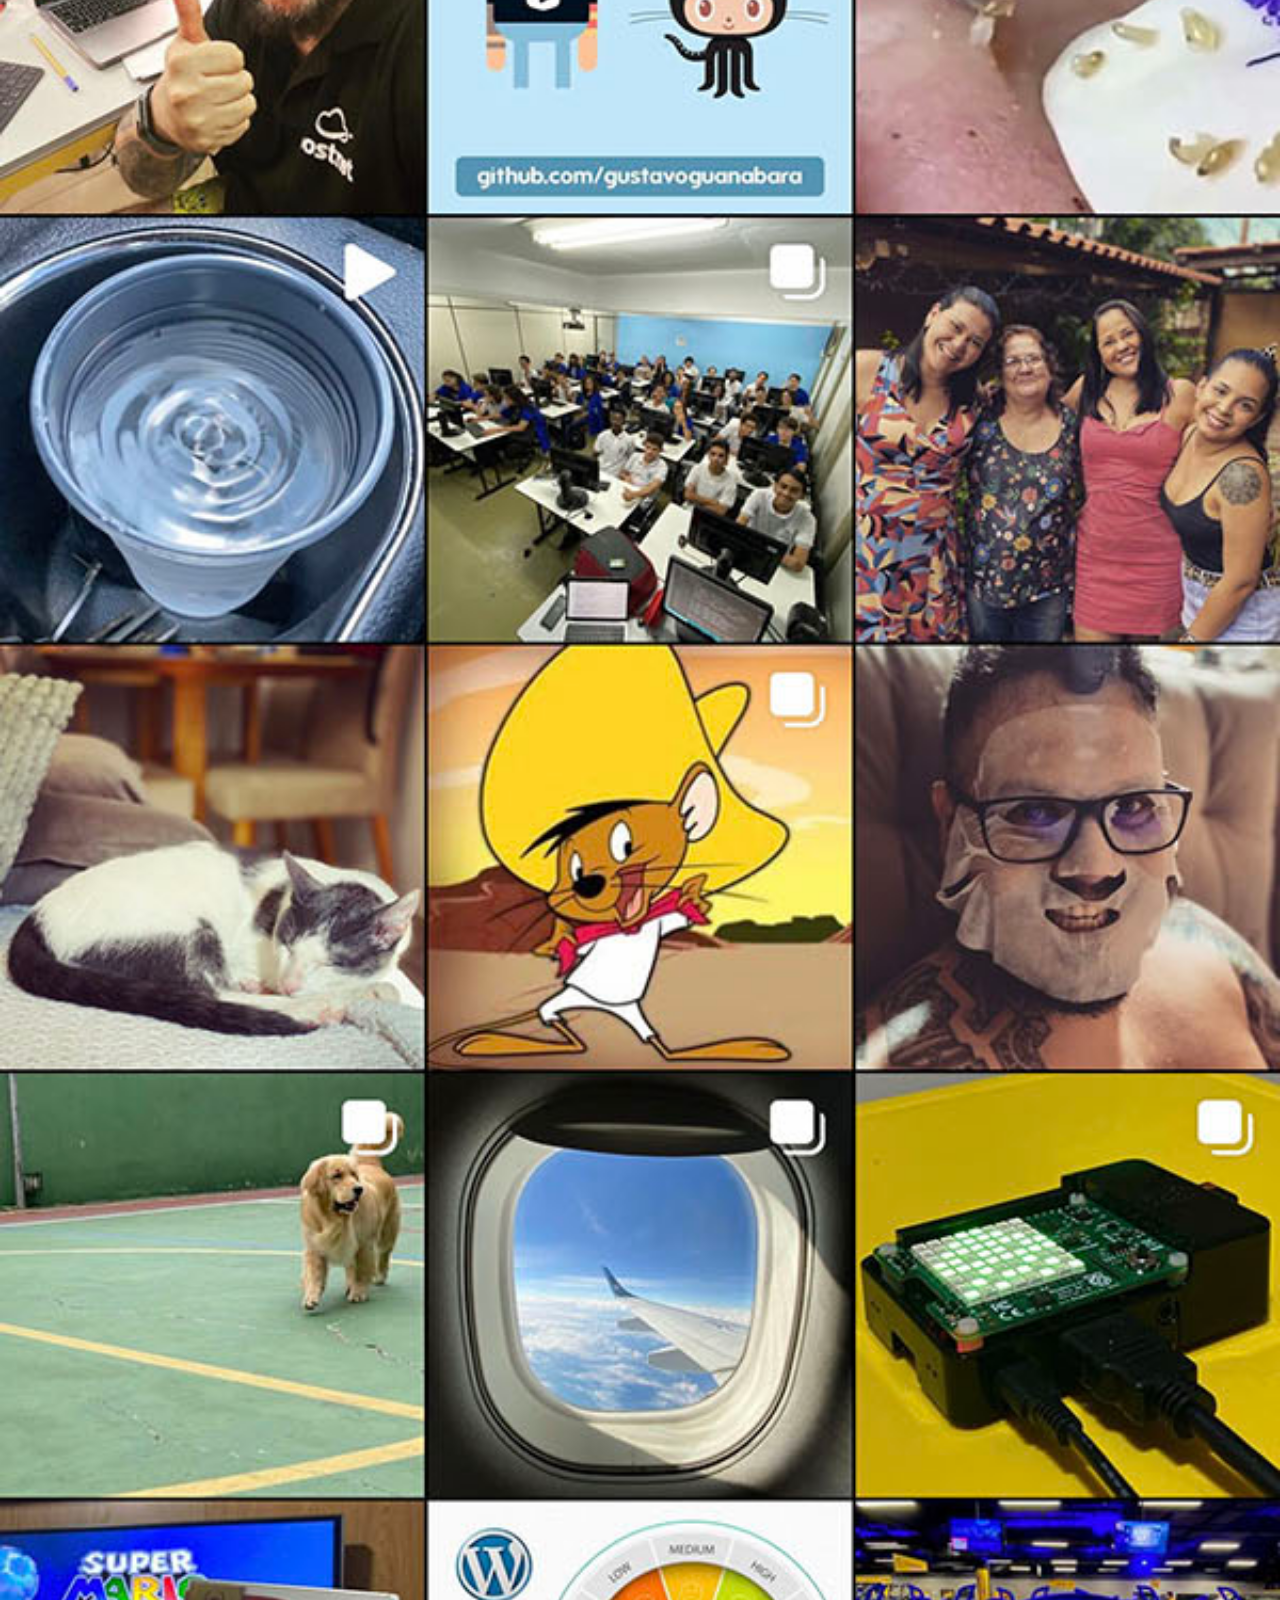
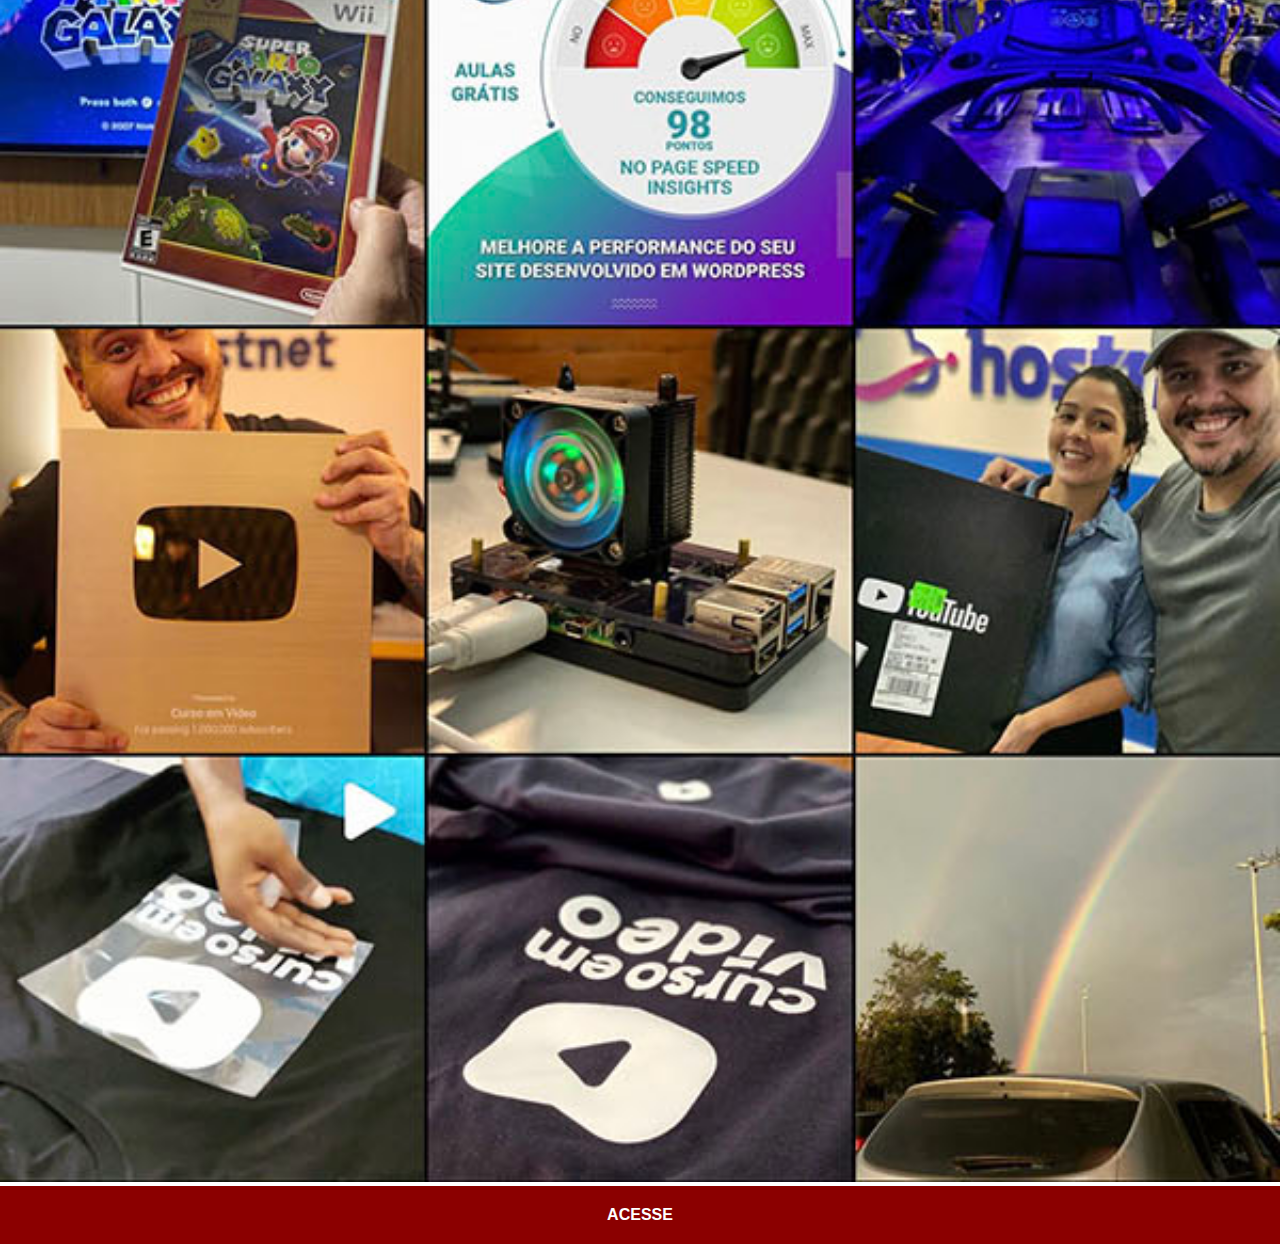
<file: instagram.html>
<!DOCTYPE html>
<html lang="pt-pt">
<head>
    <meta charset="UTF-8">
    <meta name="viewport" content="width=device-width, initial-scale=1.0">
    <title>Instagram</title>
    <link rel="stylesheet" href="estilo/social.css">
</head>
<body>
    <img src="imagens/tela-instagram.jpg" alt="tela-instagram">
    <a href="#" target="_blank">ACESSE</a>
</body>
</html>
</file>
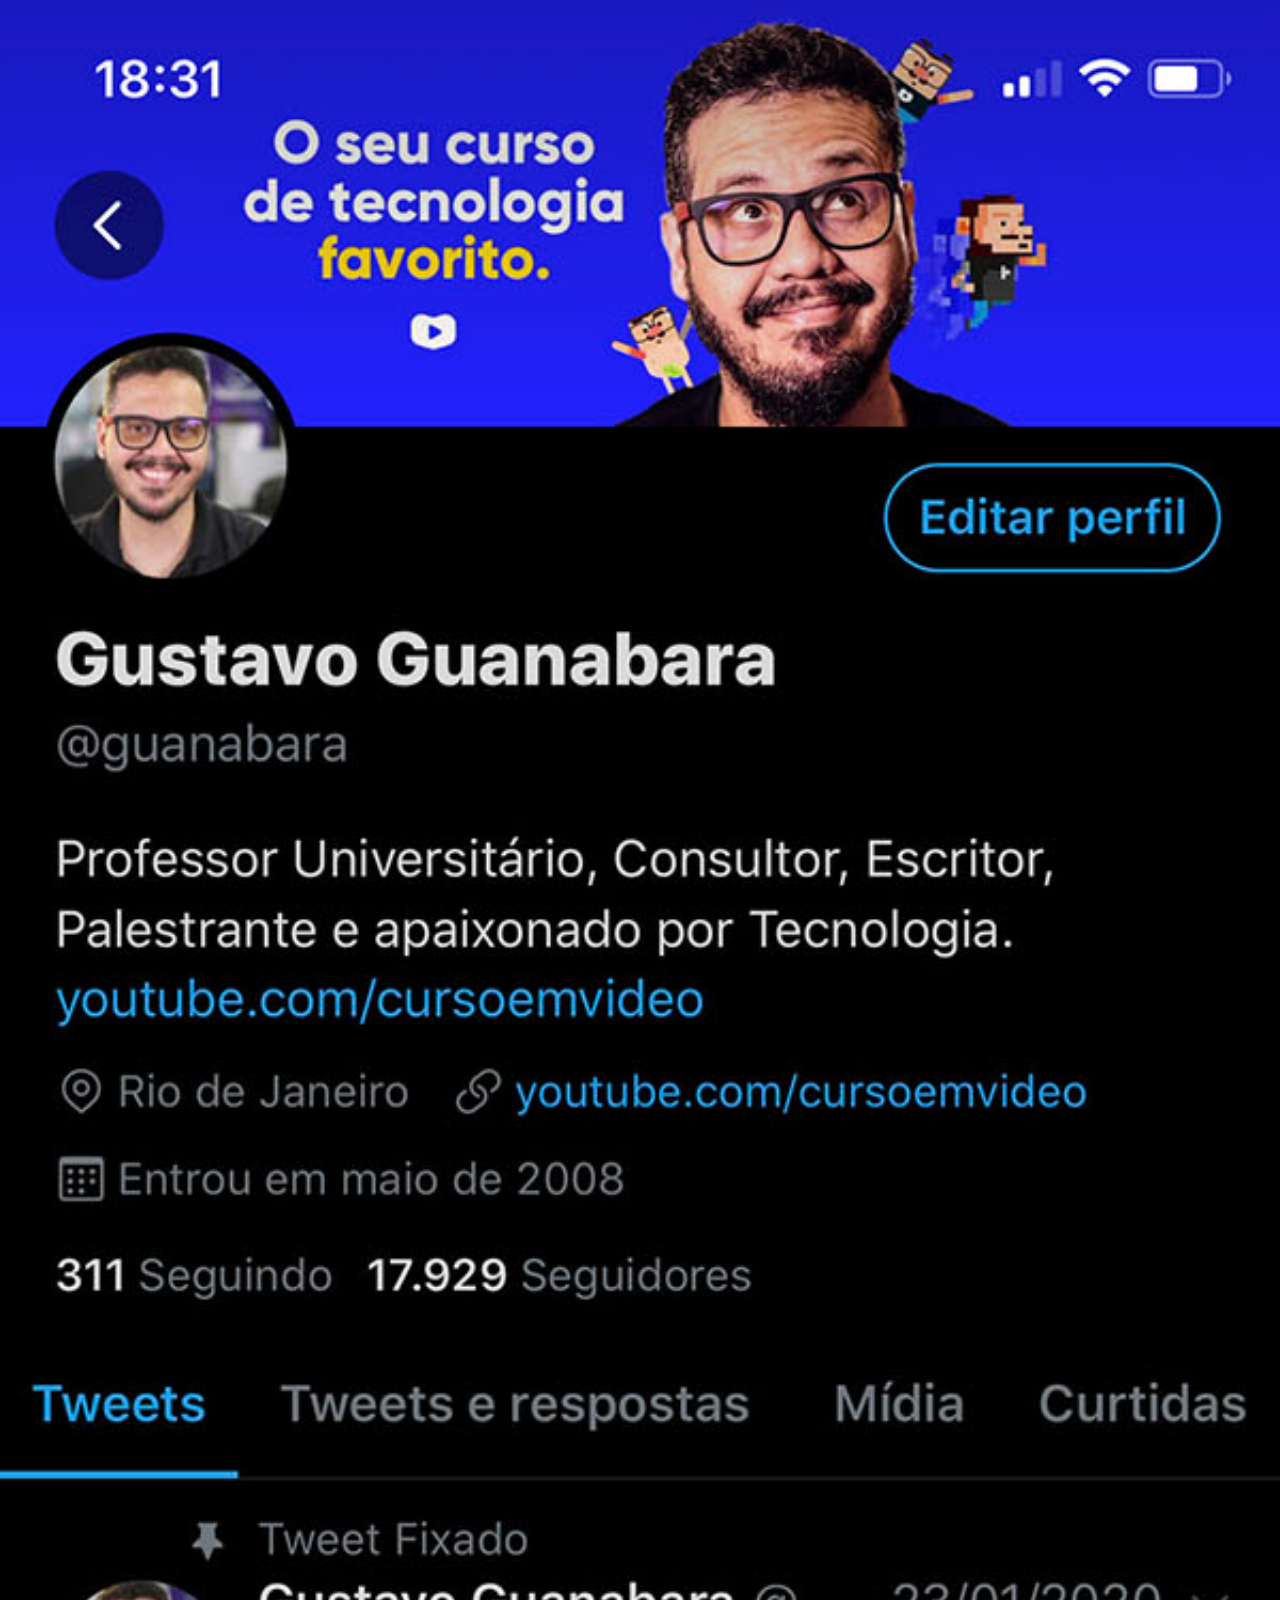
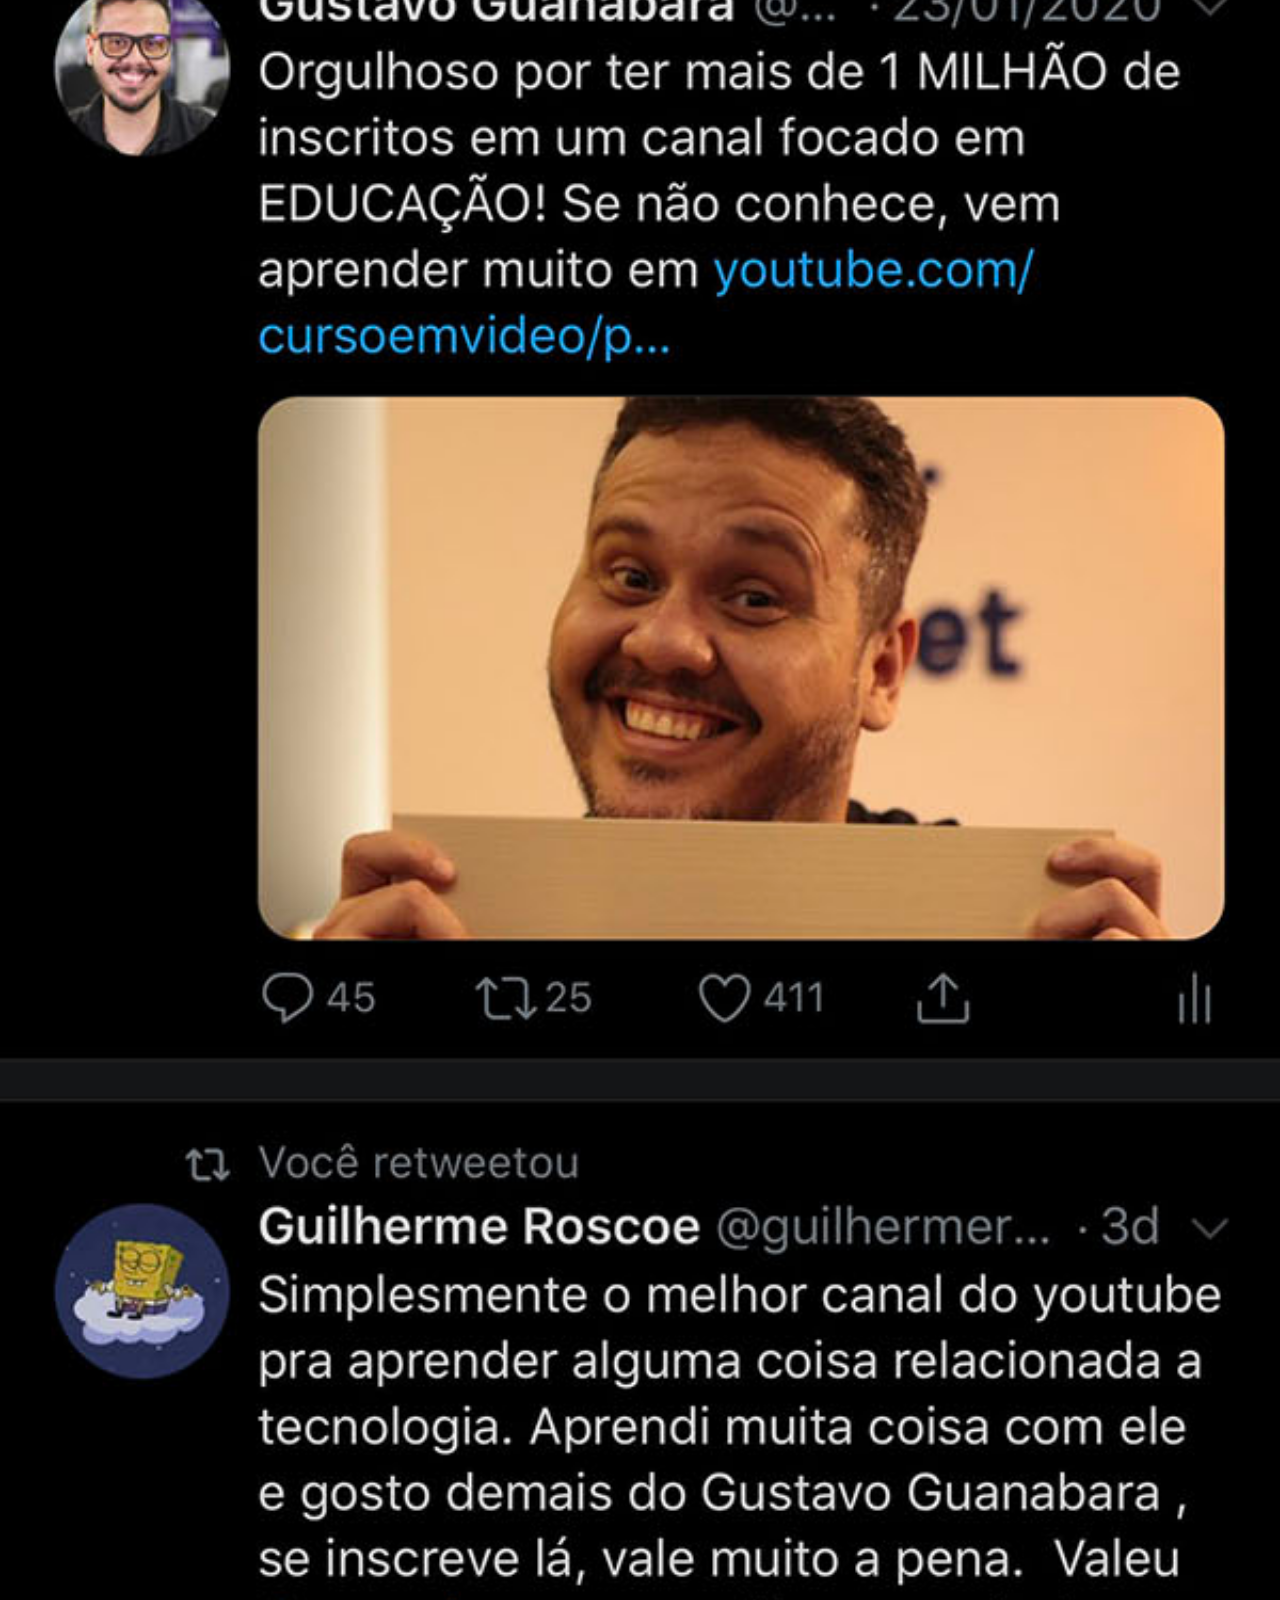
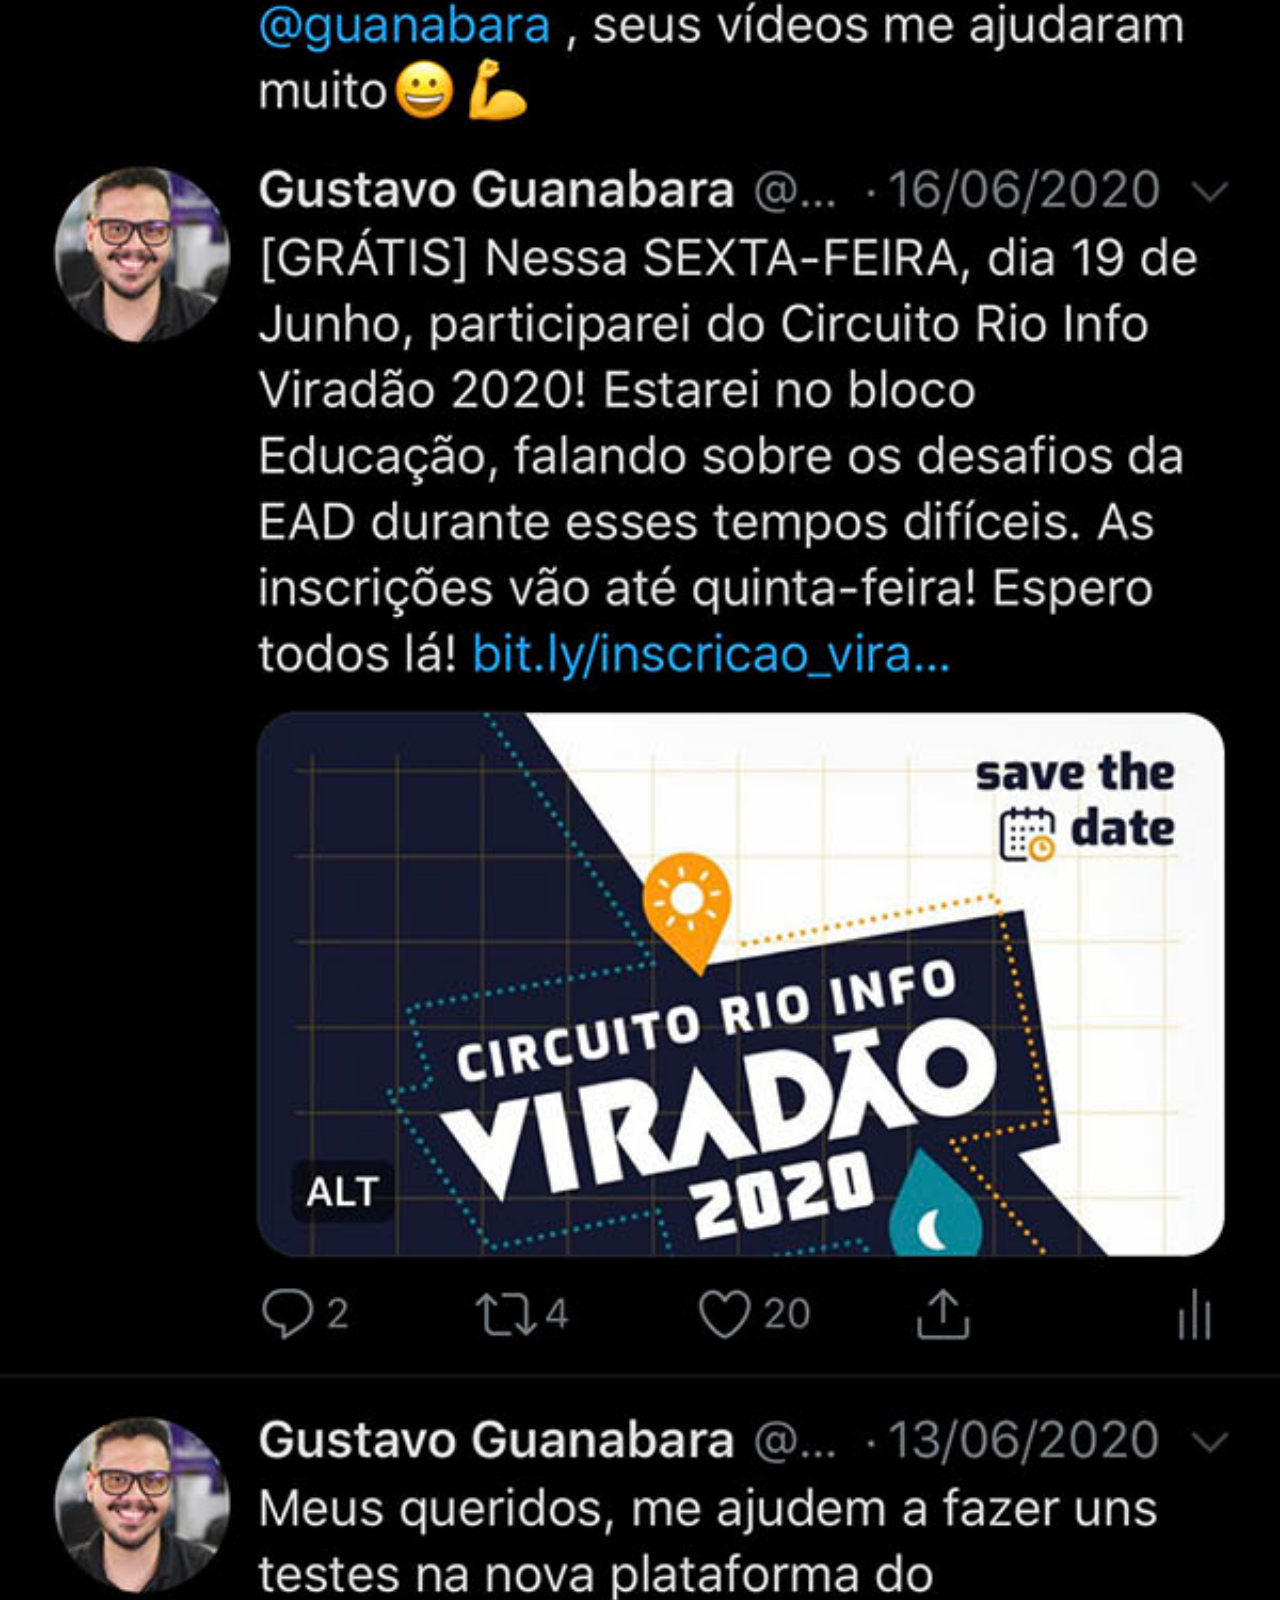
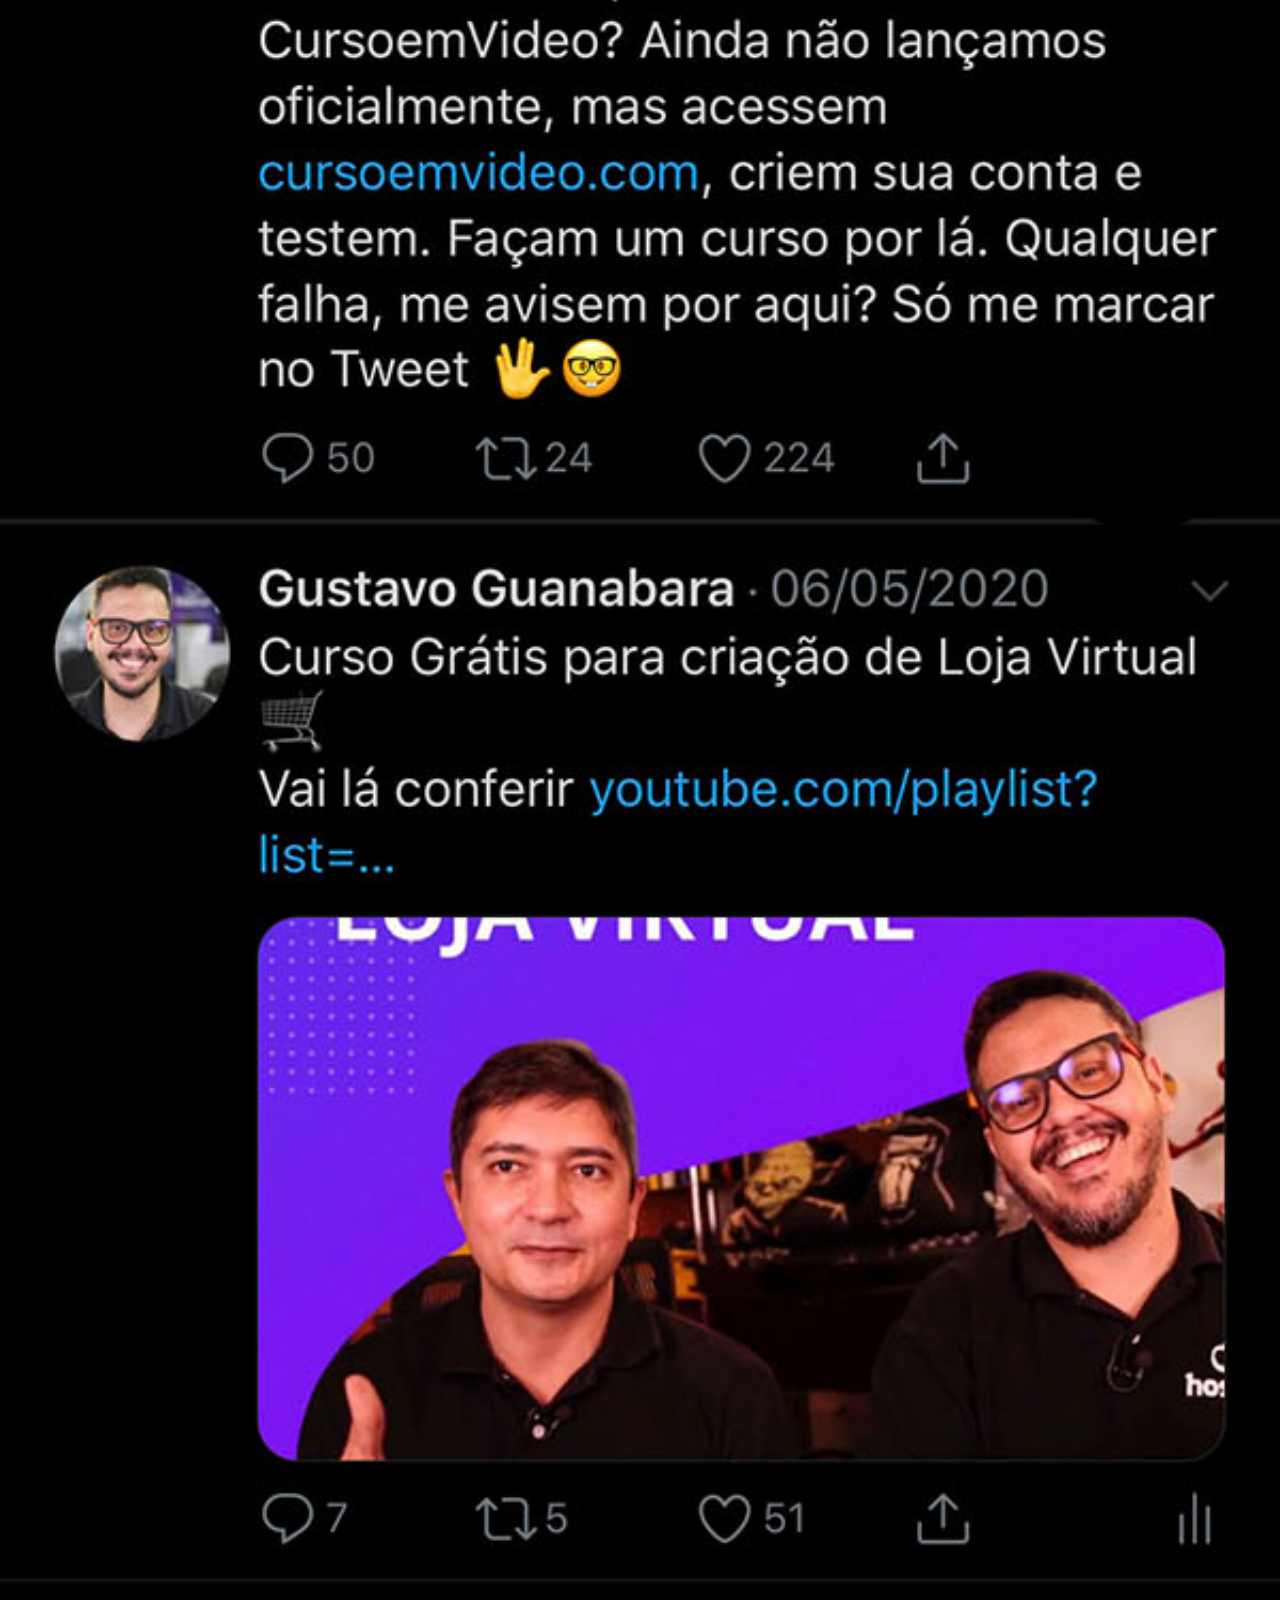
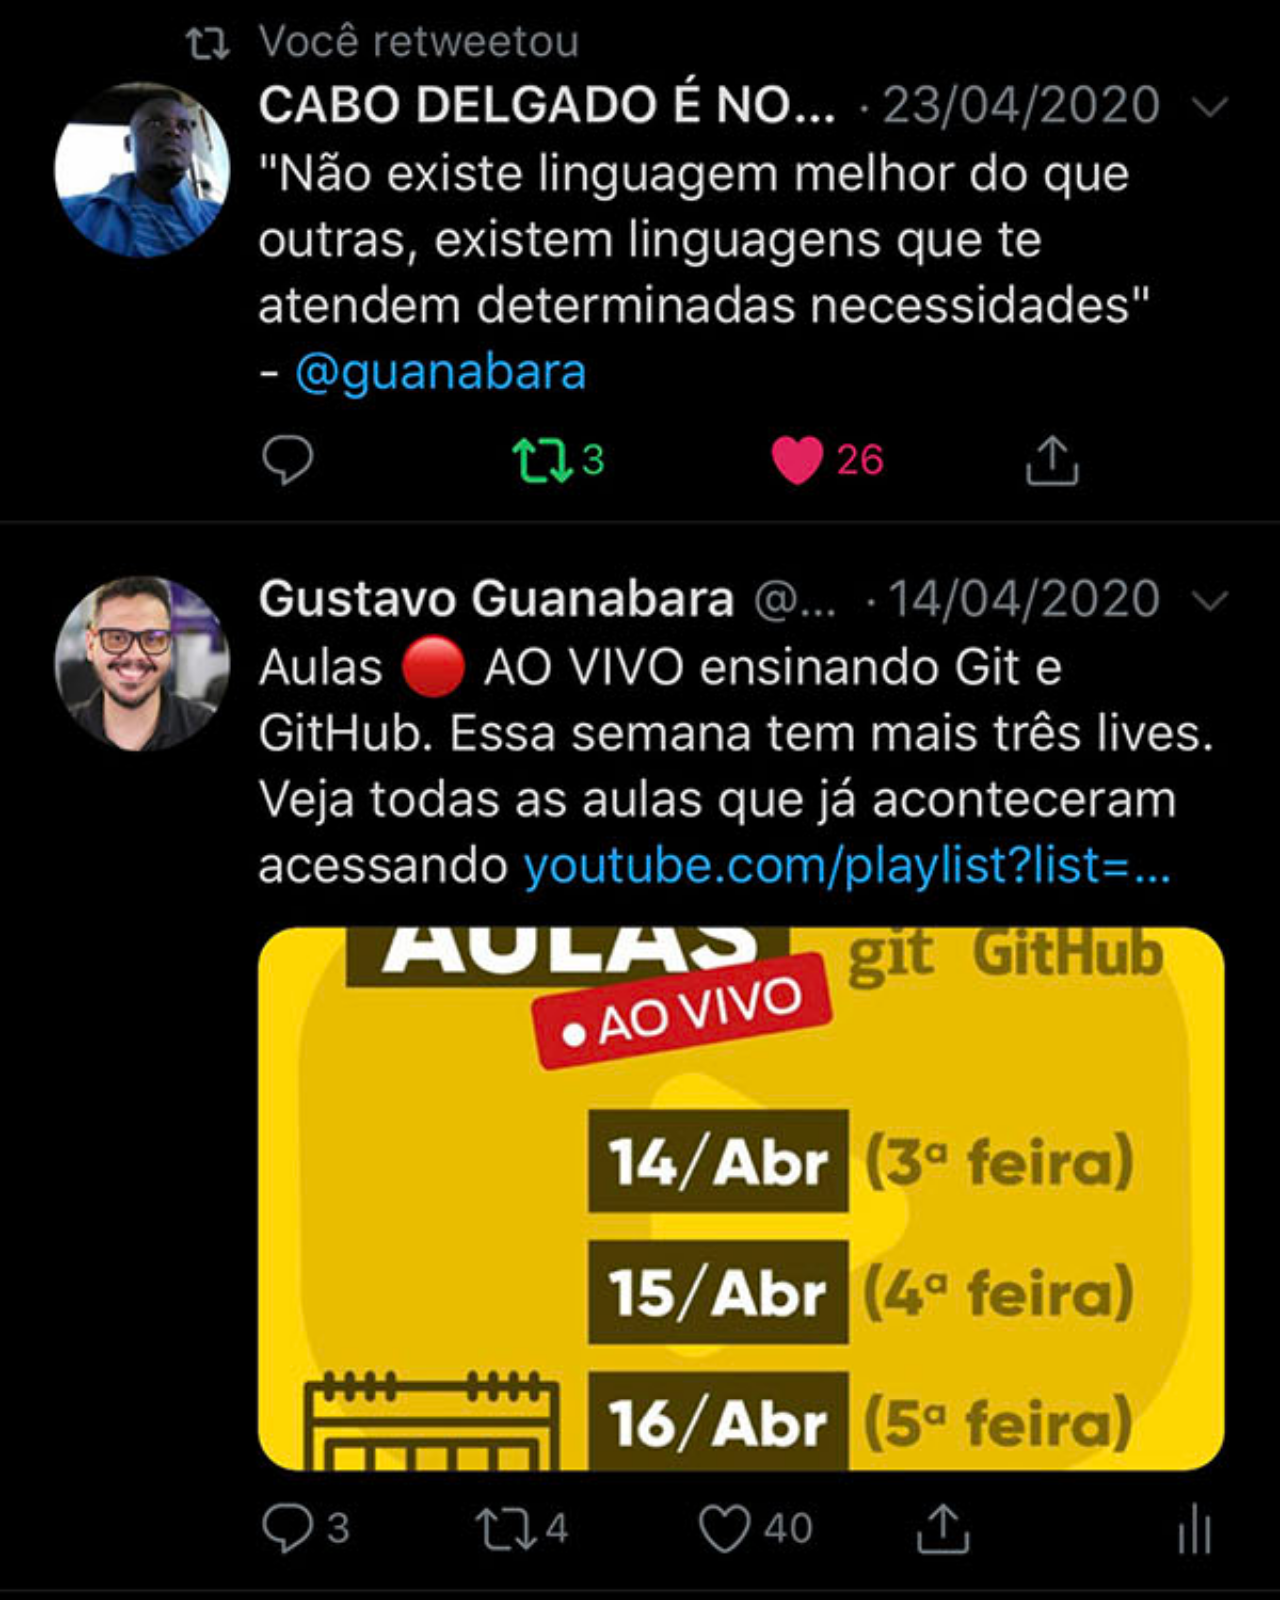
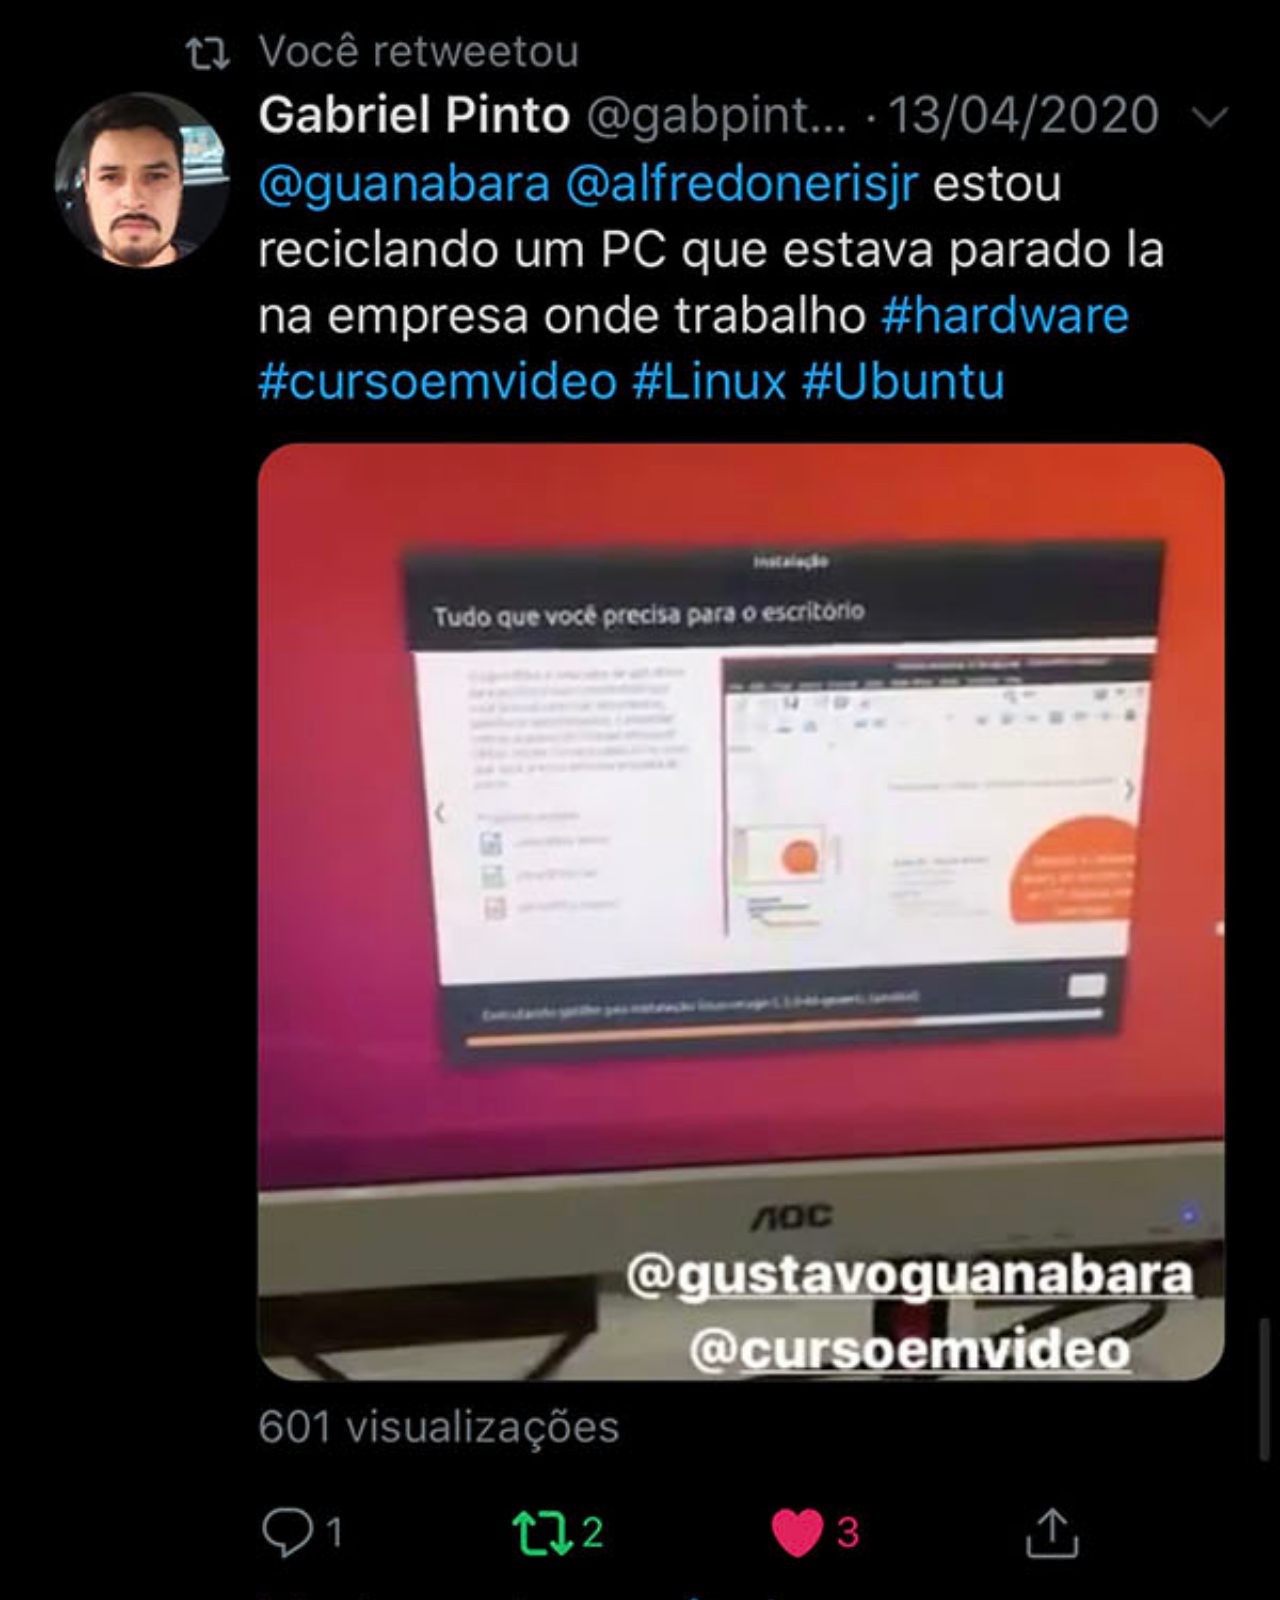
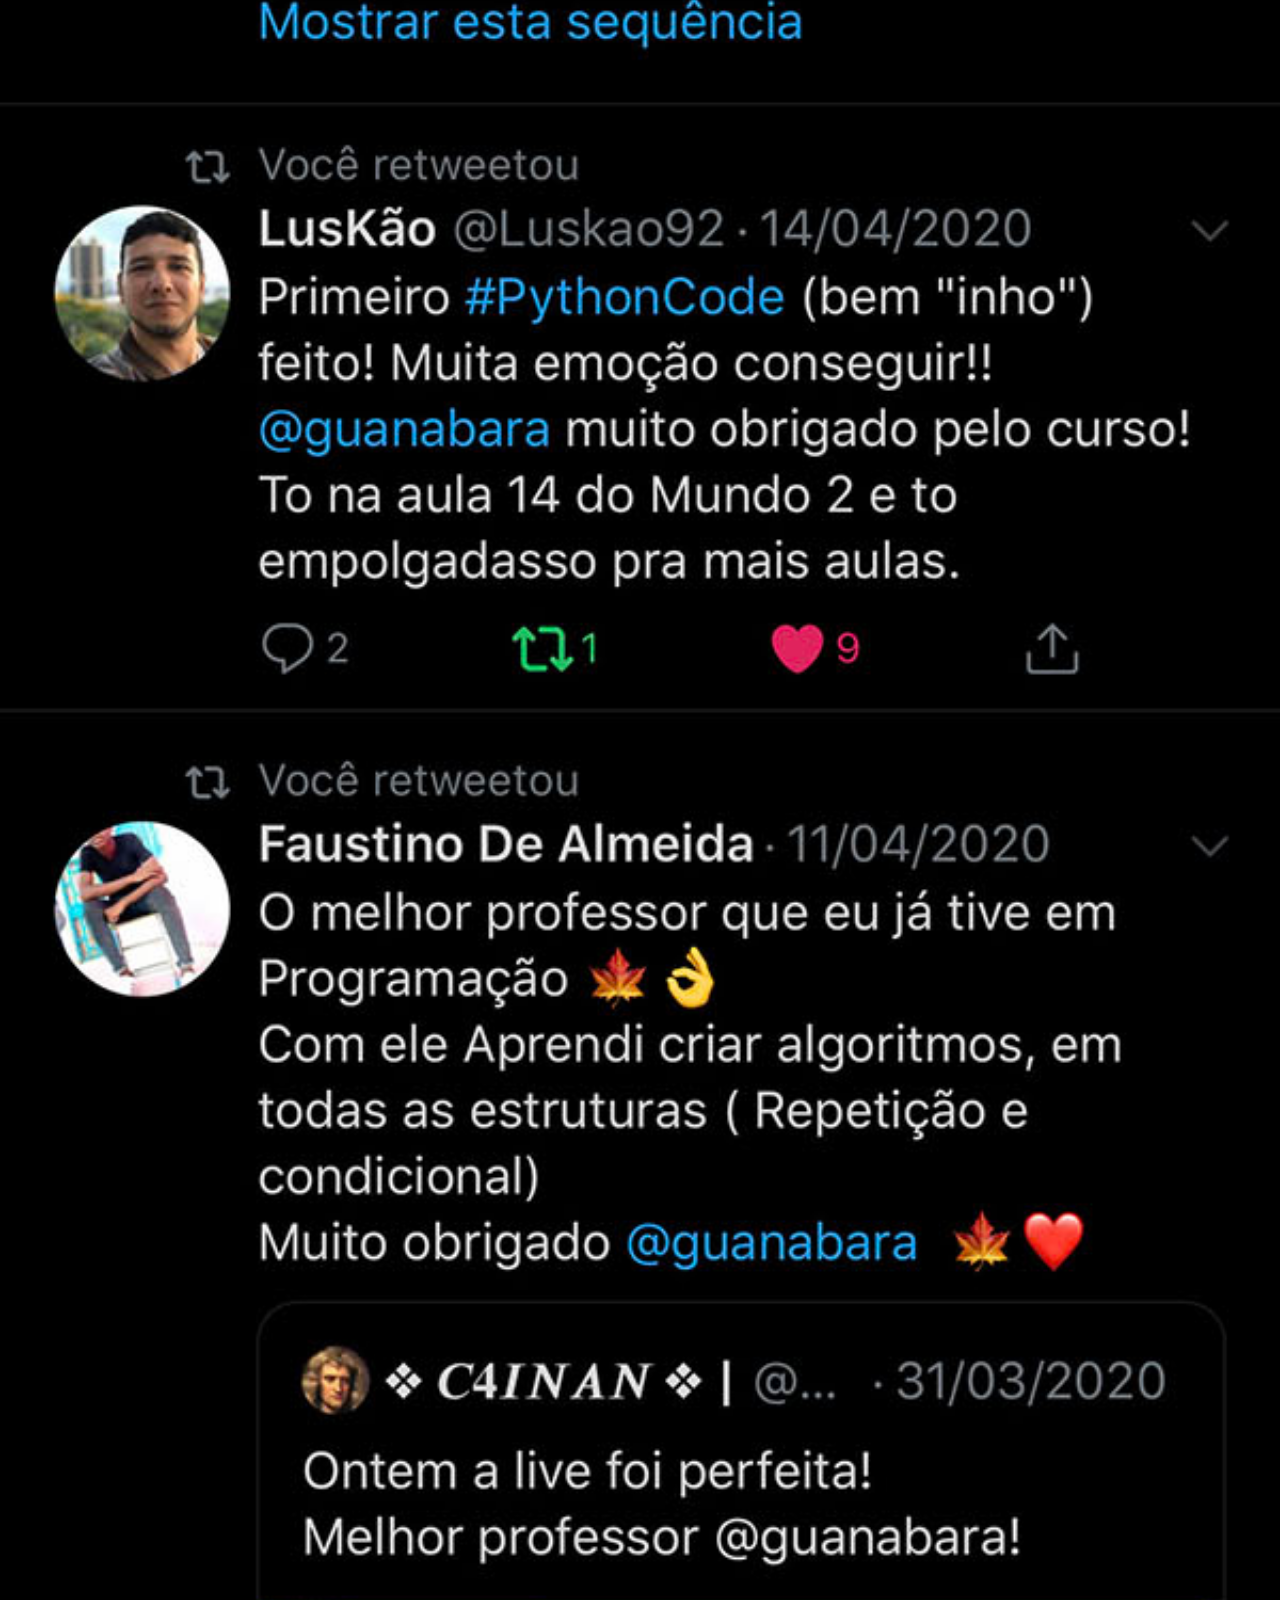
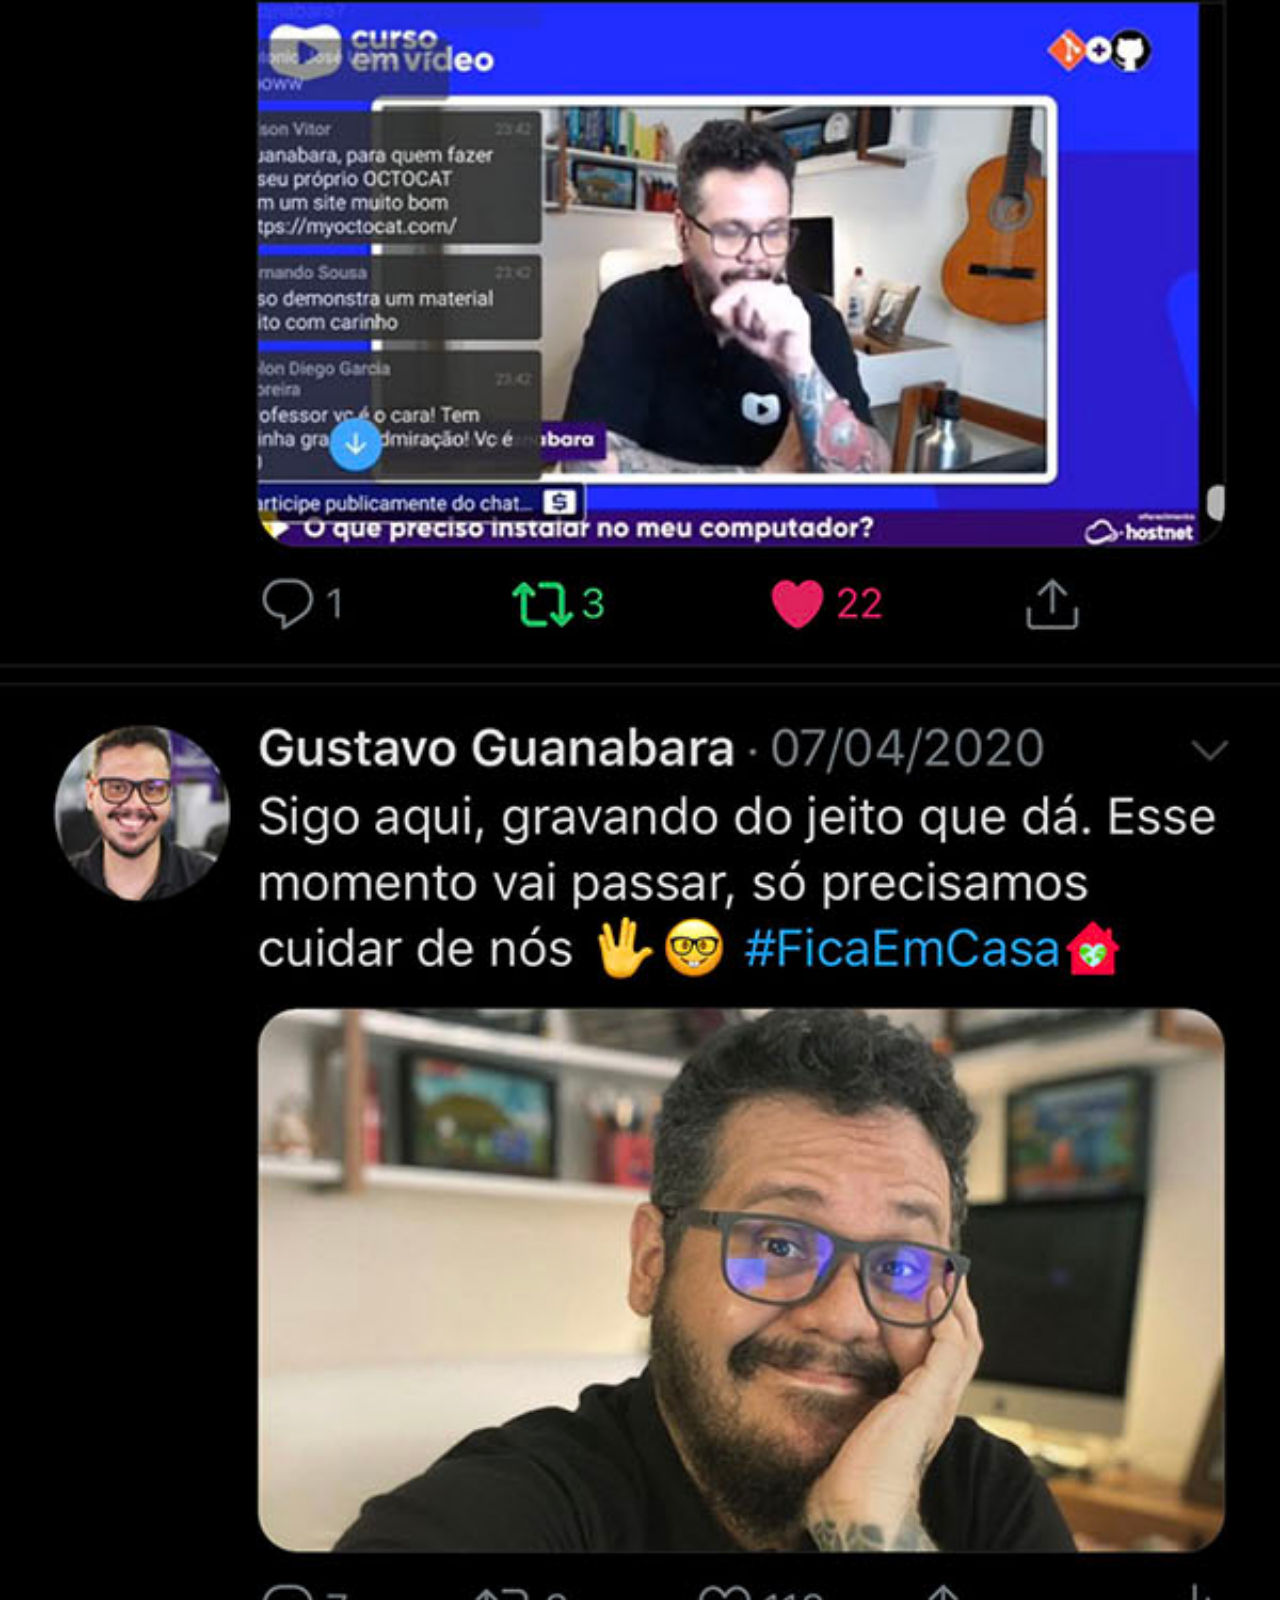
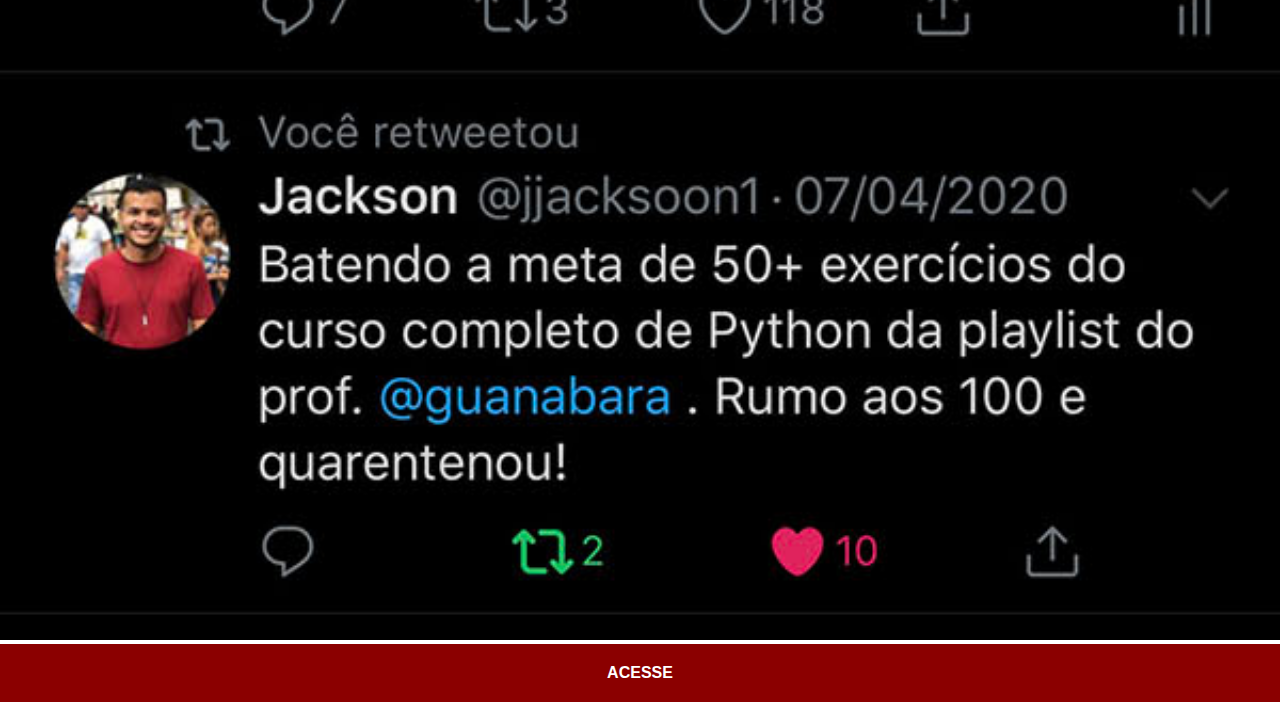
<file: twitter.html>
<!DOCTYPE html>
<html lang="pt-pt">
<head>
    <meta charset="UTF-8">
    <meta name="viewport" content="width=device-width, initial-scale=1.0">
    <title>Twitter</title>
    <link rel="stylesheet" href="estilo/social.css">
</head>
<body>
    <img src="imagens/tela-twitter.jpg" alt="twitter">
    <a href="#">ACESSE</a>
</body>
</html>
</file>
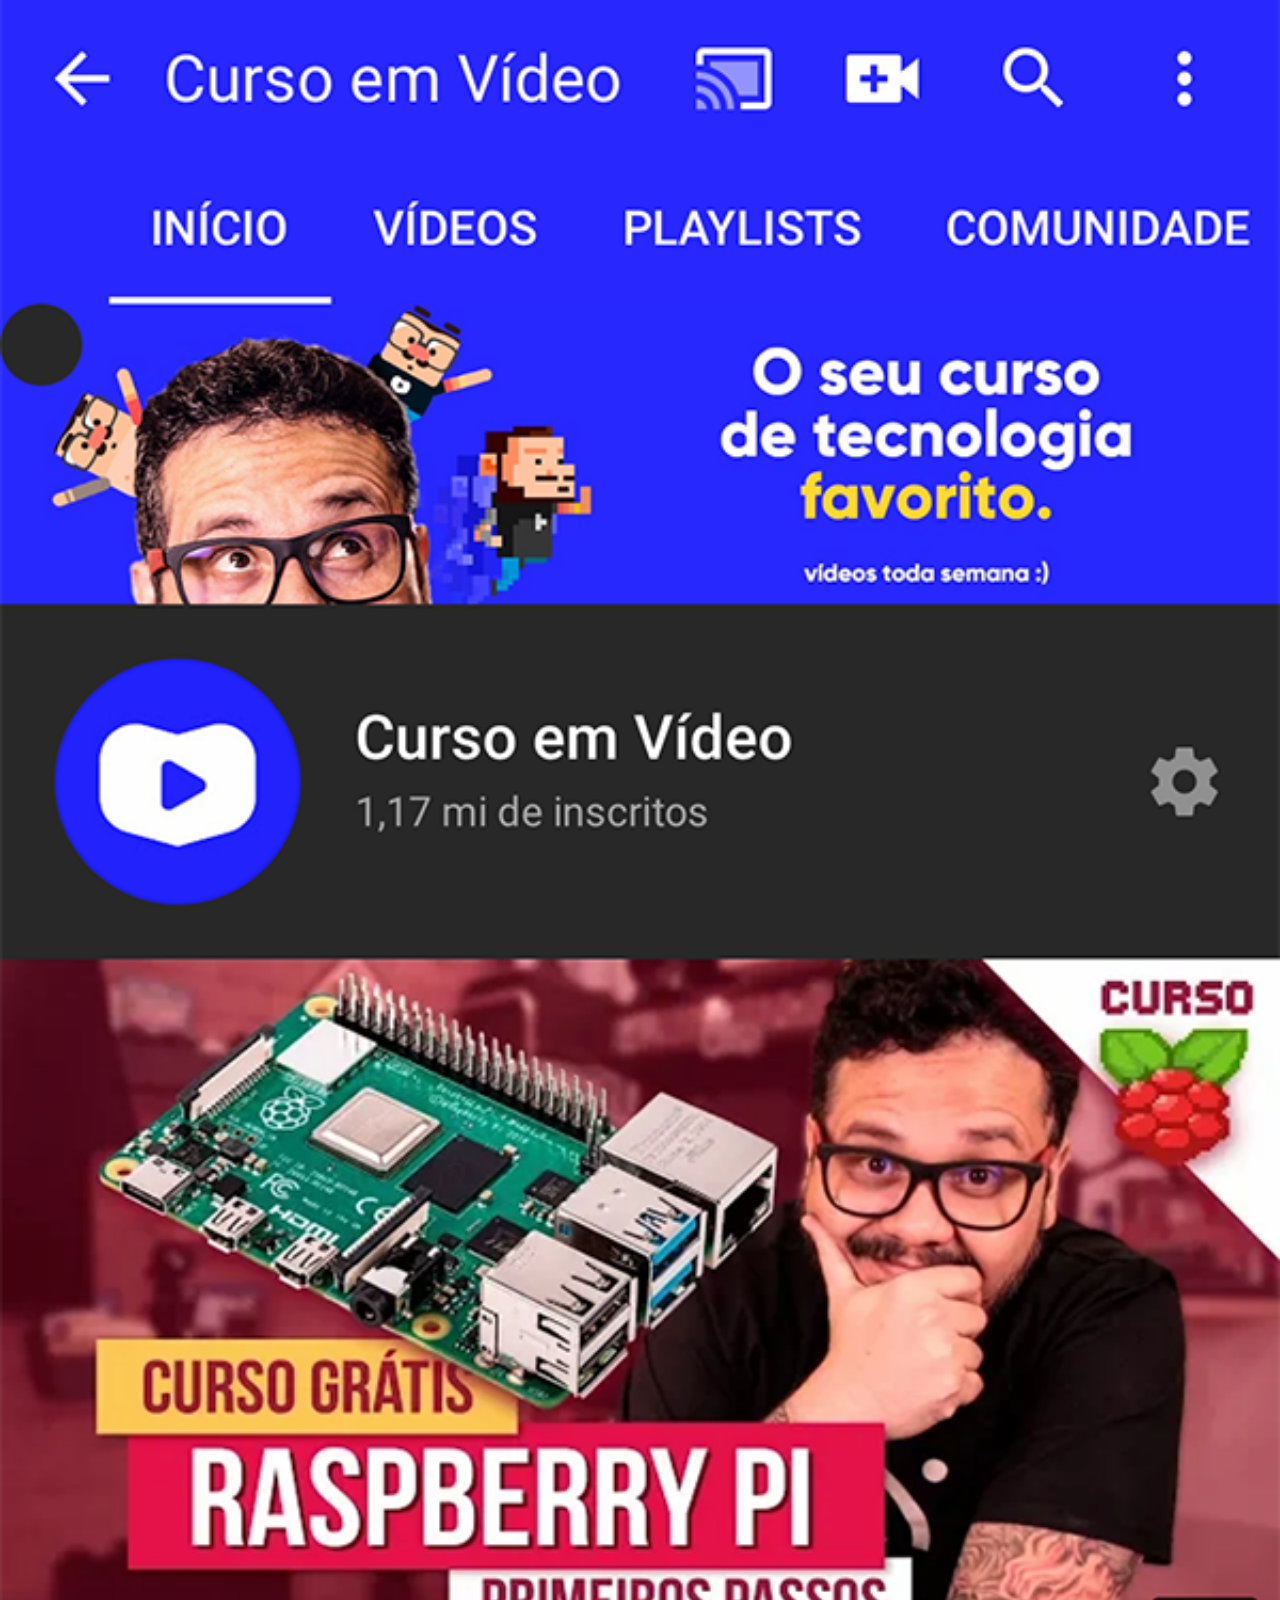
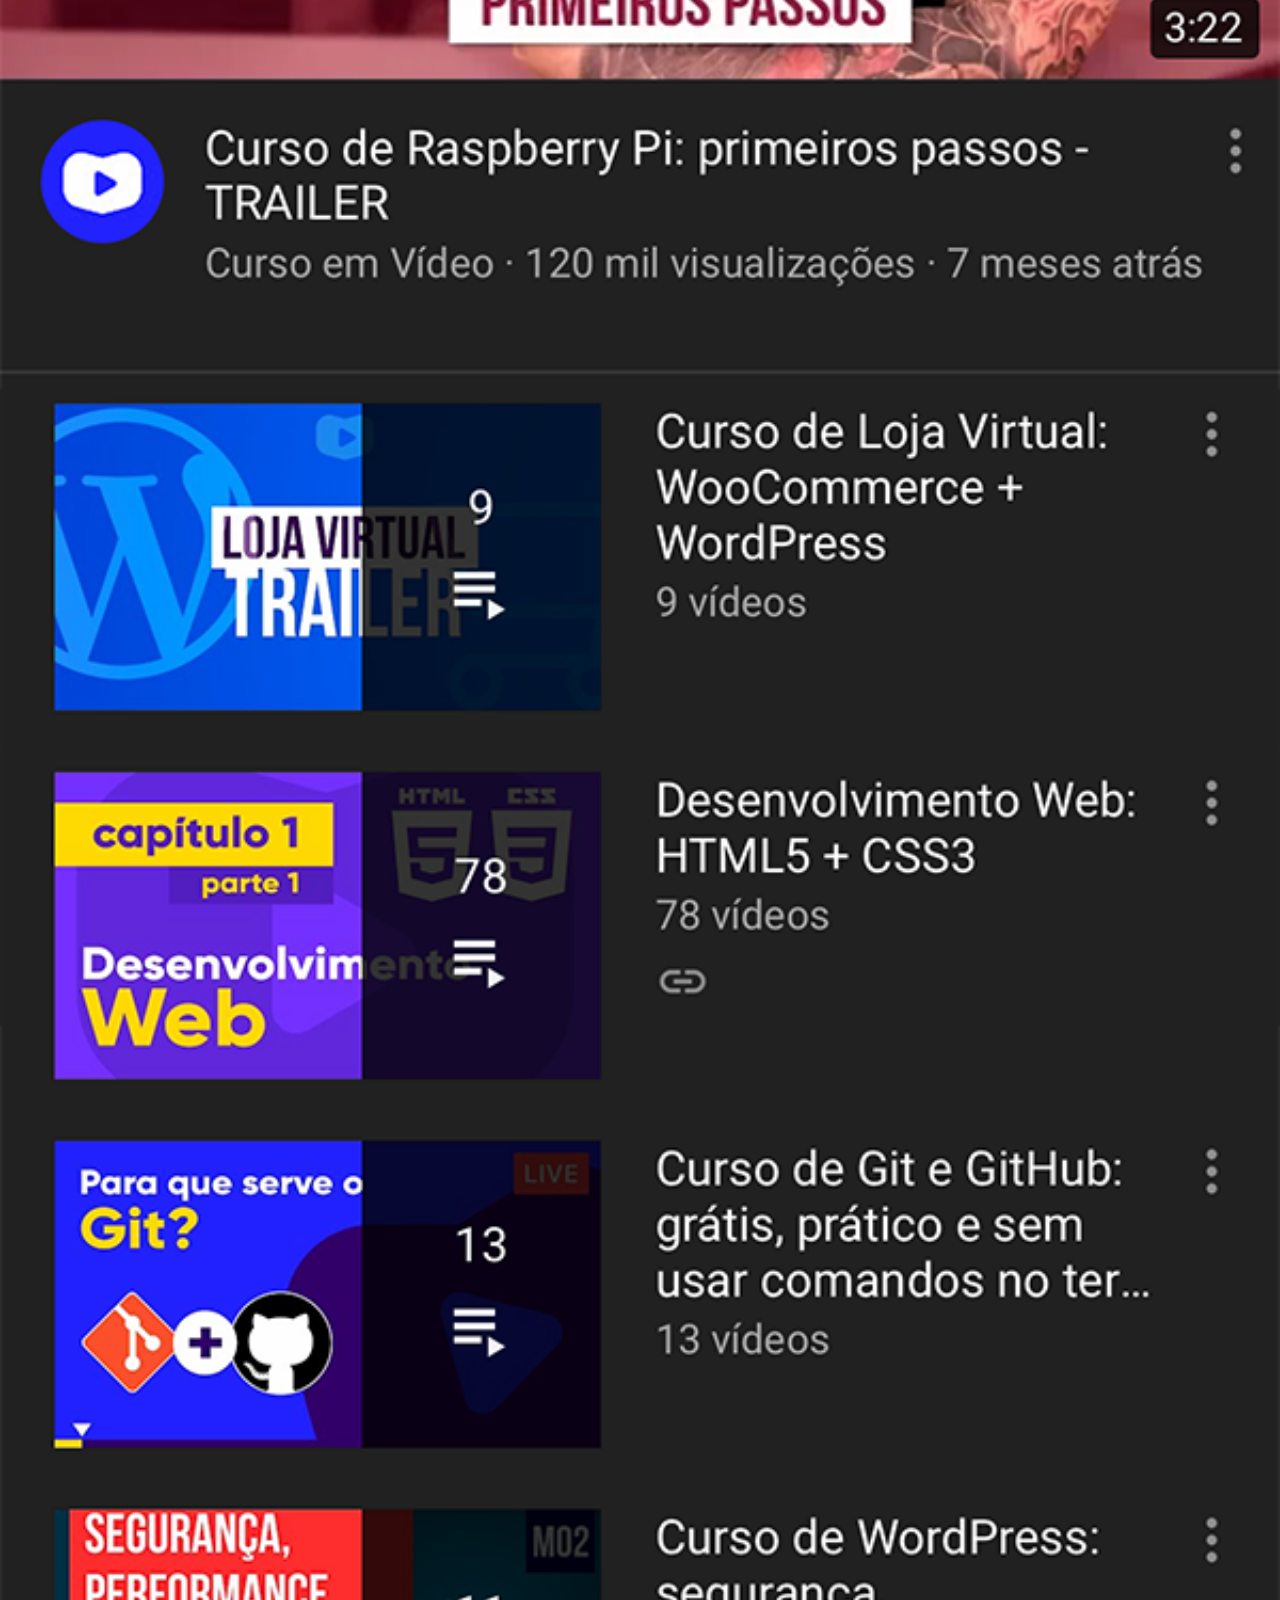
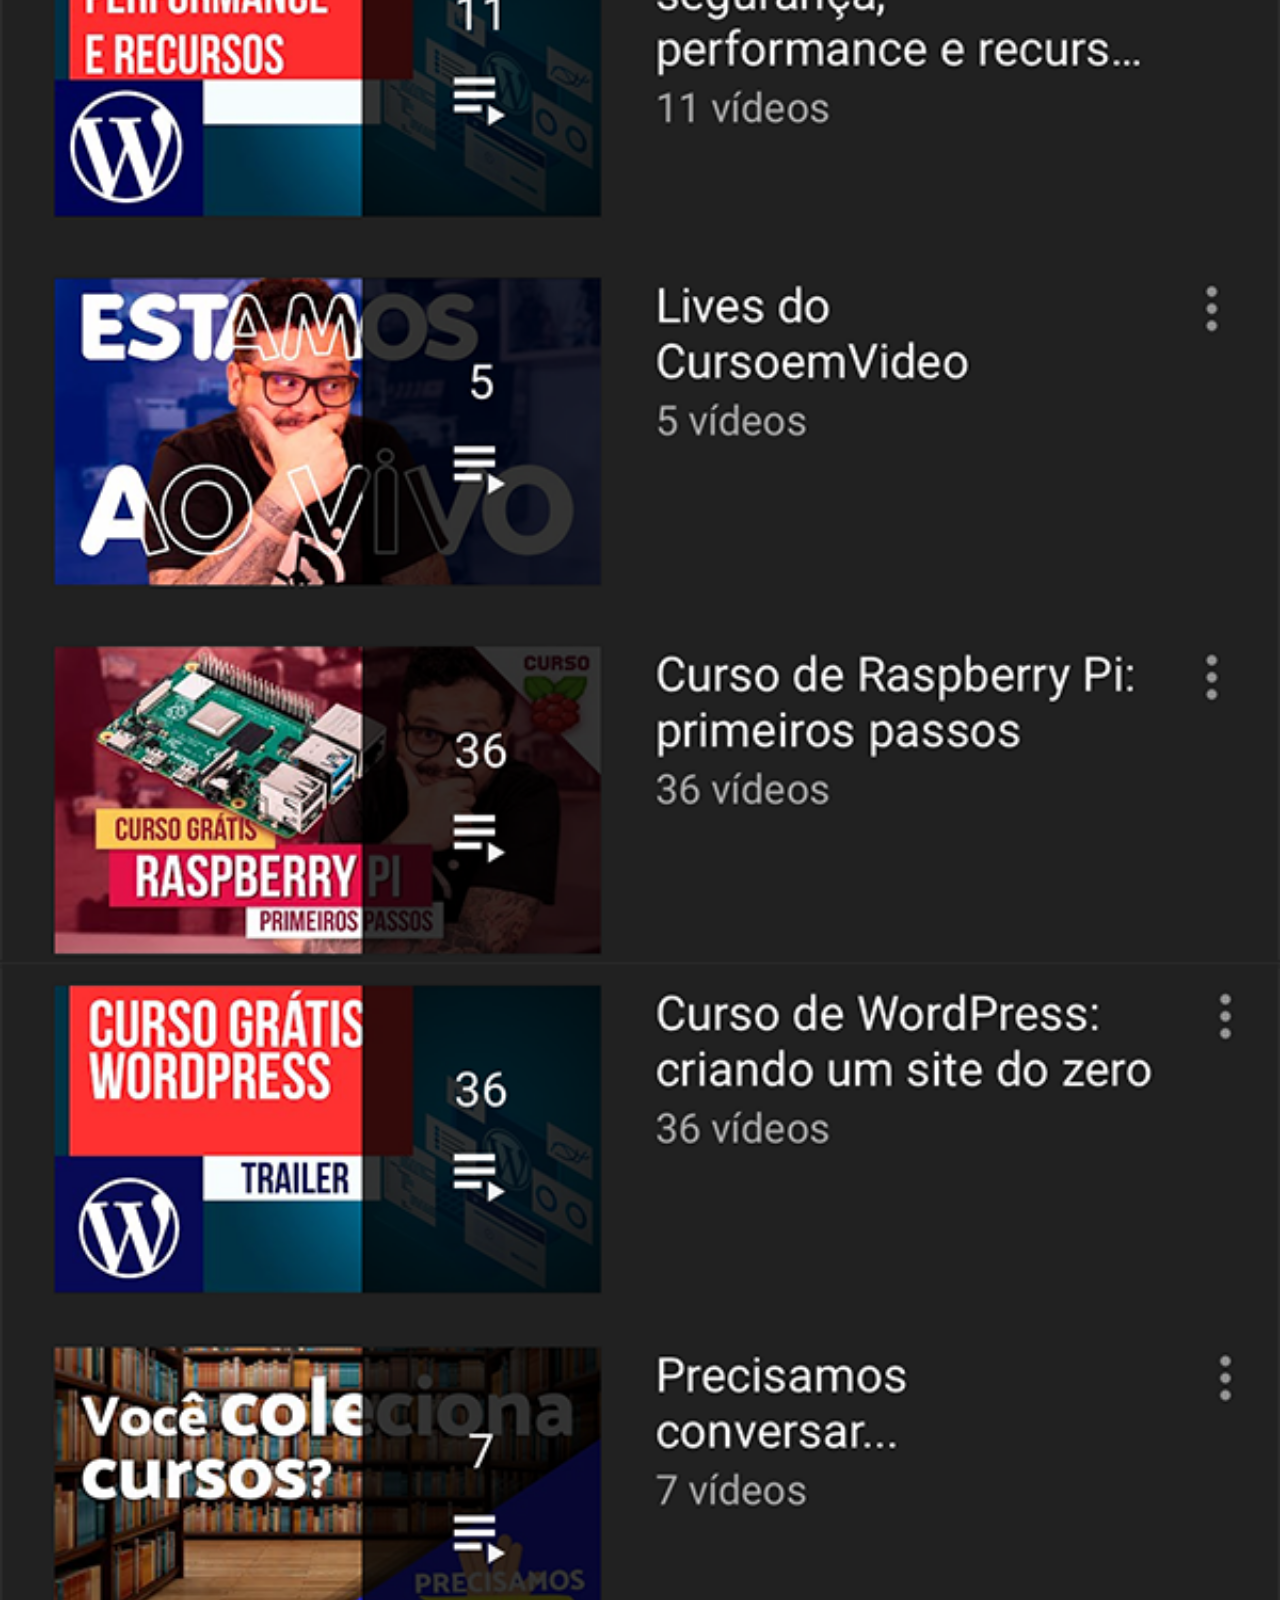
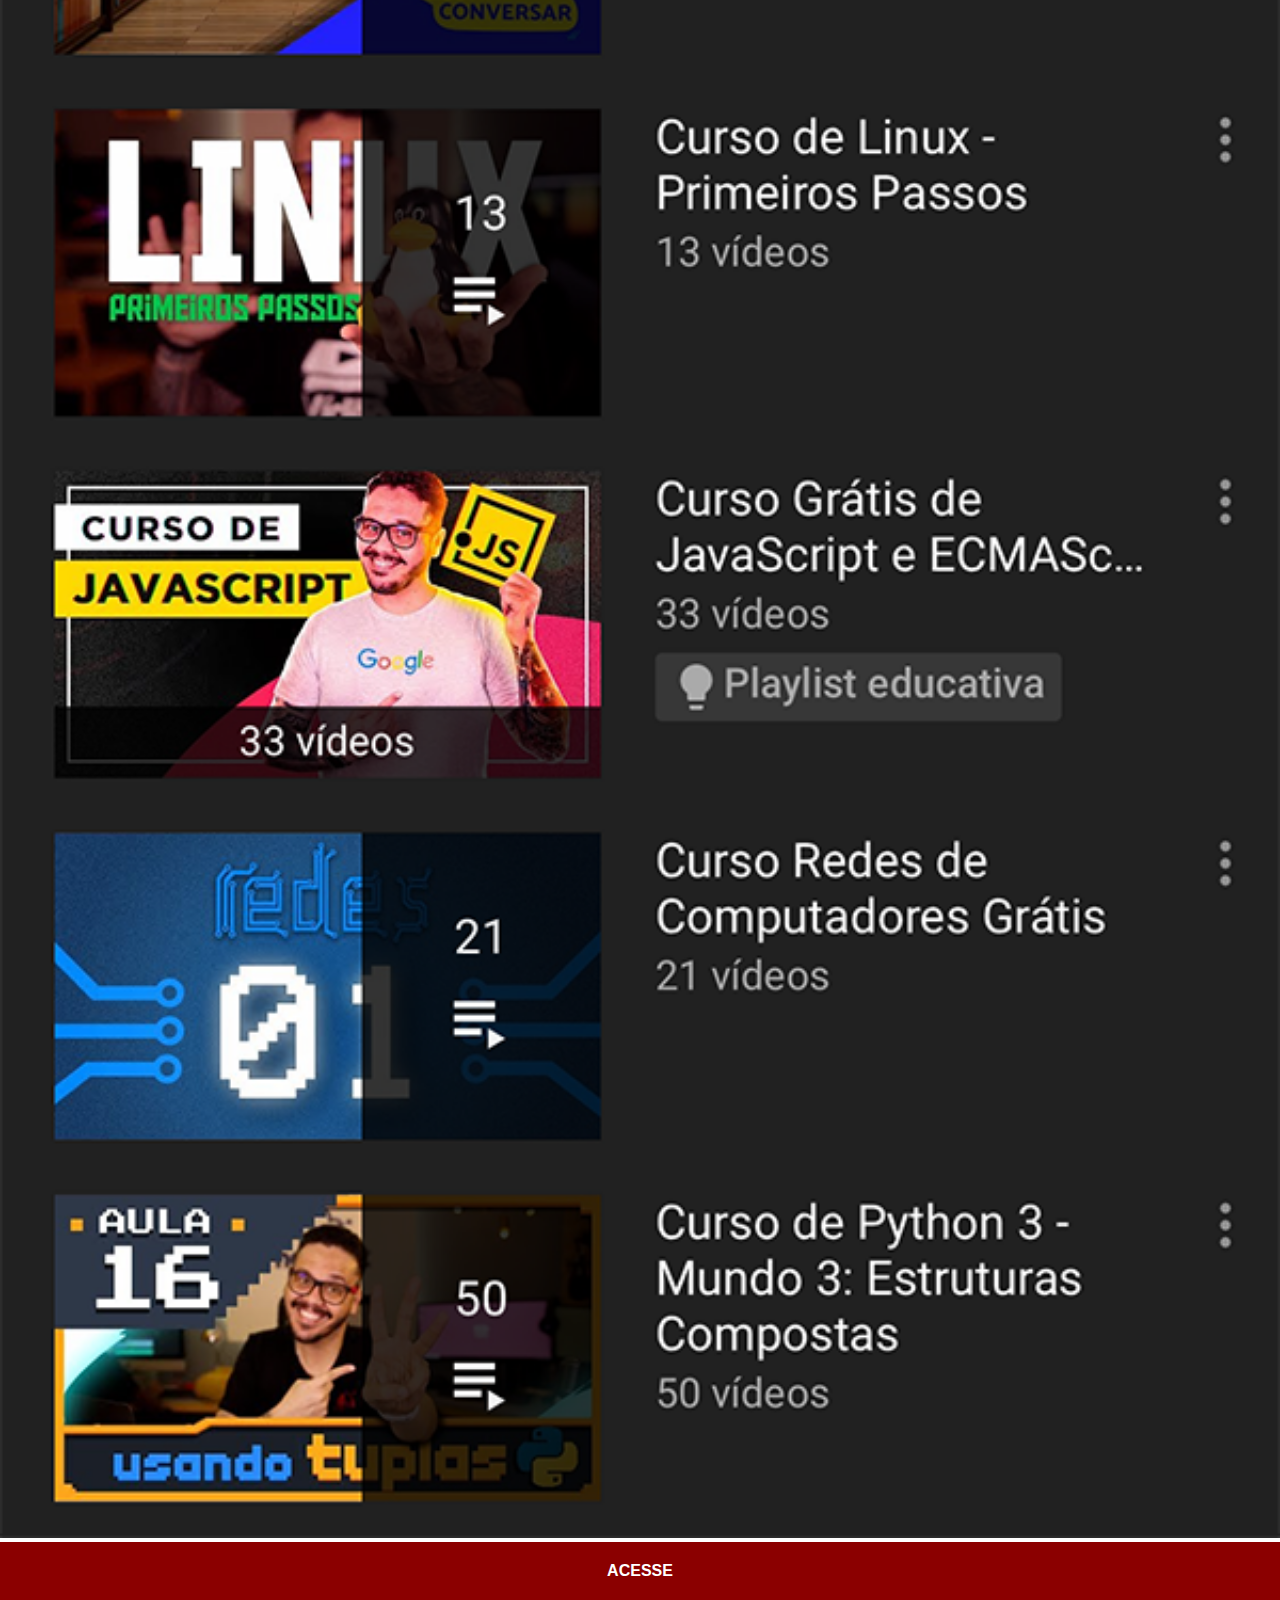
<file: youtube.html>
<!DOCTYPE html>
<html lang="pt-pt">
<head>
    <meta charset="UTF-8">
    <meta name="viewport" content="width=device-width, initial-scale=1.0">
    <title>Youtube</title>
    <link rel="stylesheet" href="estilo/social.css">
</head>
<body>
    <img src="imagens/tela-youtube.png" alt="tela-youtube">
    <a href="#">ACESSE</a>
</body>
</html>
</file>
<file: estilo/style.css>
@charset "utf-8";

* {
    margin: 0px;
    padding: 0px;
    font-family: Arial, Helvetica, sans-serif;
}

html, body {
    height: 100vh;
    width: 100vw;
    background-color: black;
}

body {
    background: url('../imagens/fundo-madeira.jpg') fixed;
    background-size: cover;
}

main {
    position: relative;
    height: 100vh;
}

section#telefone {
    position: absolute;
    top: 50%;
    left: 50%;
    transform: translate(-50%, -50%);
    width: 280px;
    height: 550px;
    background: url('../imagens/frame-iphone.png') no-repeat;
    background-size: 280px 550px;
}

iframe#tela {
    position: relative;
    top: 71px;
    left: 21px;
    width: 238.9px;
    height: 410px;
}

section#redes-sociais {
    text-align: right;
}

section#redes-sociais img {
    position: relative;
    width: 50px;
    margin: 10px;
    border-radius: 50%;
    box-shadow: 2px 2px 5px rgba(0, 0, 0, 0.4);
    box-sizing: border-box;
    z-index: 10;
}

section#redes-sociais img:hover {
    border: 2px solid rgba(255, 255, 255, 0.651);
    transform: translate(-5px, -5px);
    box-shadow: 5px 5px 10px rgba(0, 0, 0, 0.6);
    transition: transform .3s, border .4s;
}
</file>
<file: estilo/social.css>
@charset "utf-8";

body, html {
    margin: 0px;
    padding: 0px;
    font-family: Arial, Helvetica, sans-serif;
}

img {
    width: 100vw;
}

a {
    display: block;
    background-color: darkred;
    color: white;
    padding: 20px;
    margin: 0px;
    text-align: center;
    text-decoration: none;
    font-weight: bold;
}

a:hover {
    background-color: red;
}

::-webkit-scrollbar {
    display: none;
}
</file>
